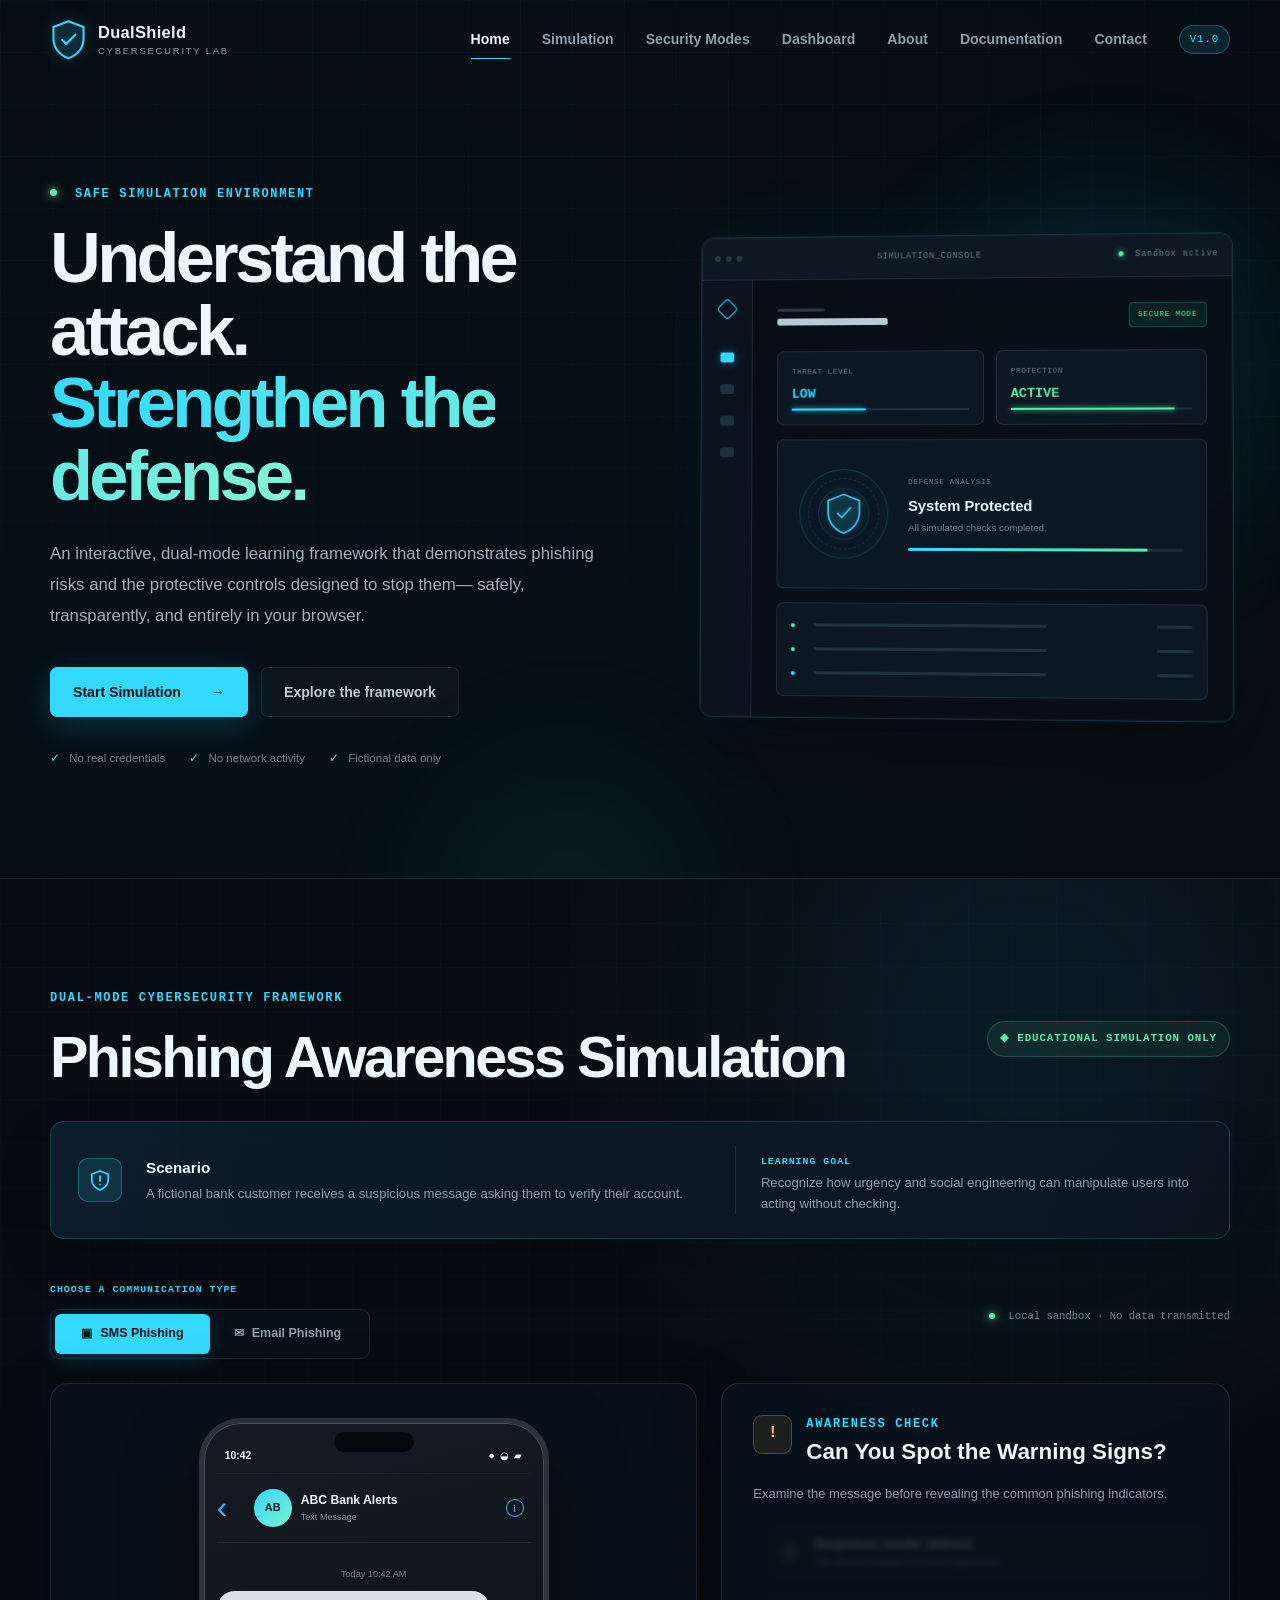
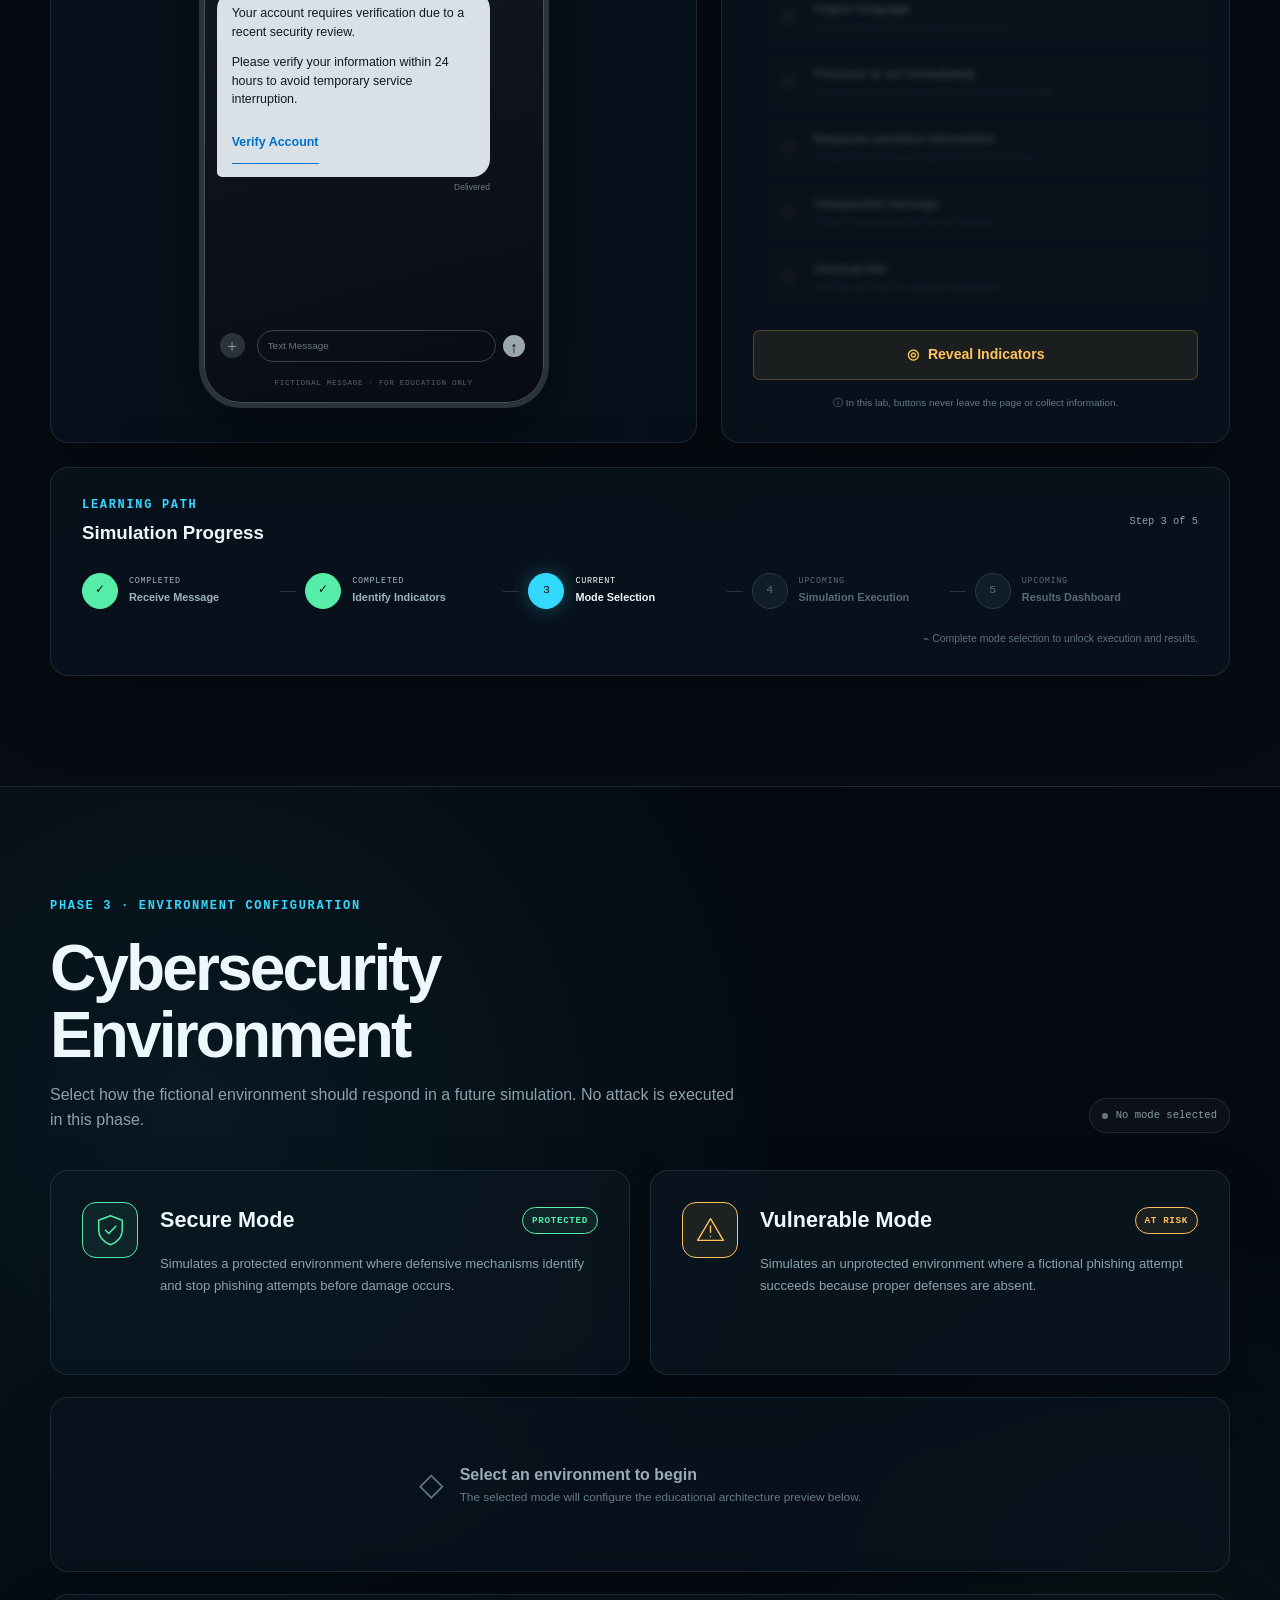
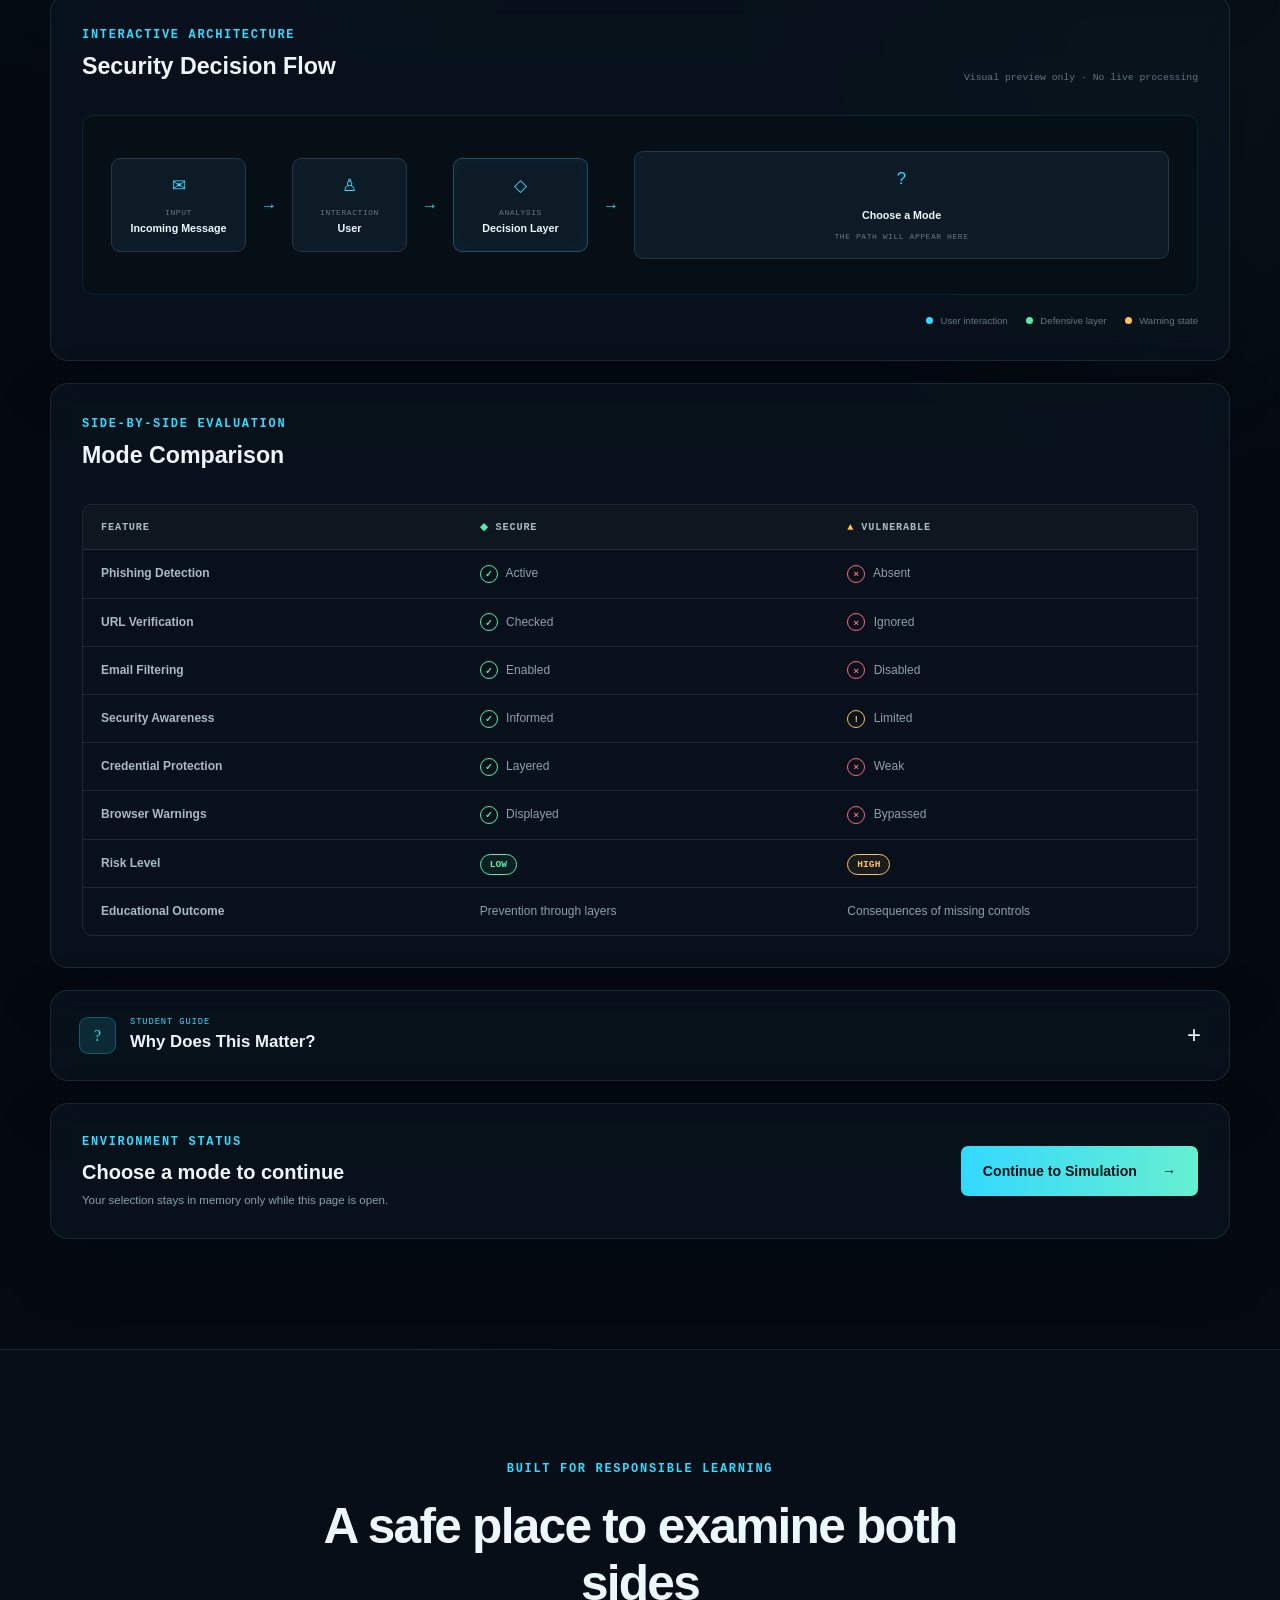
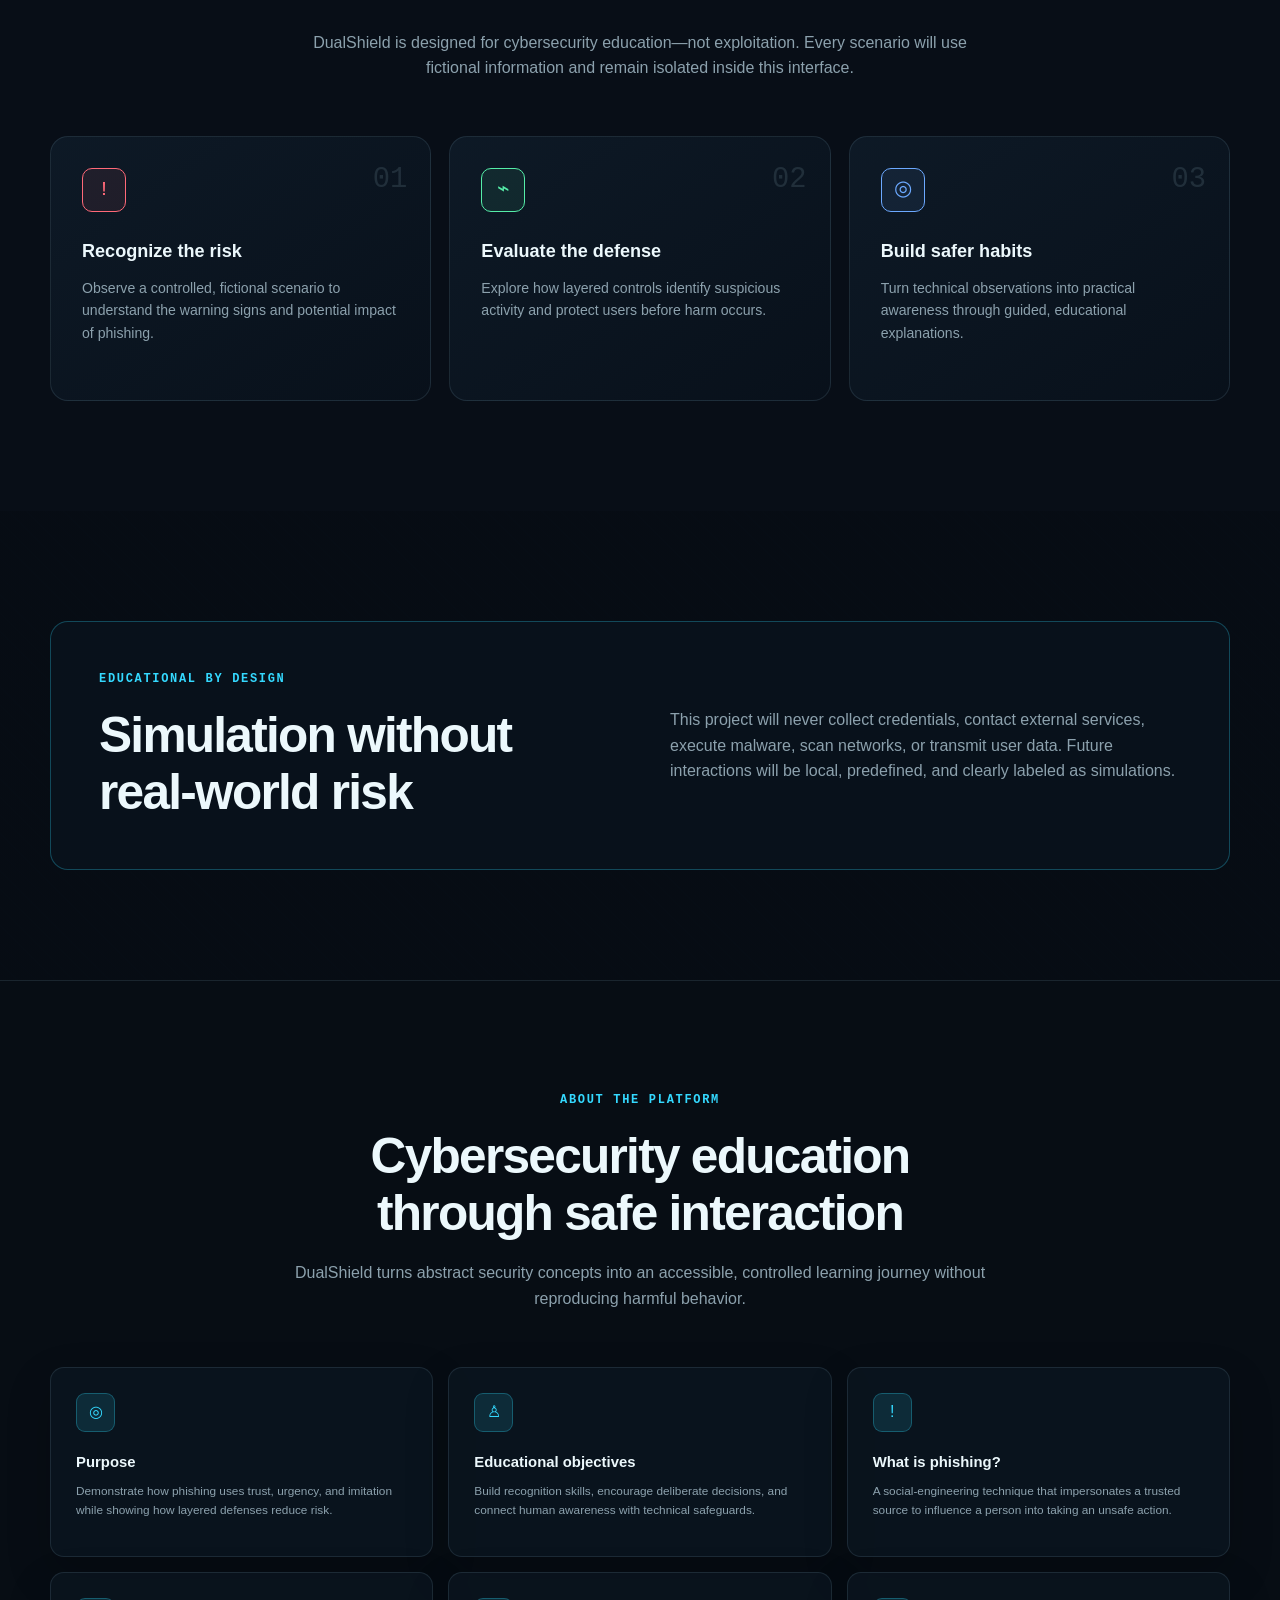
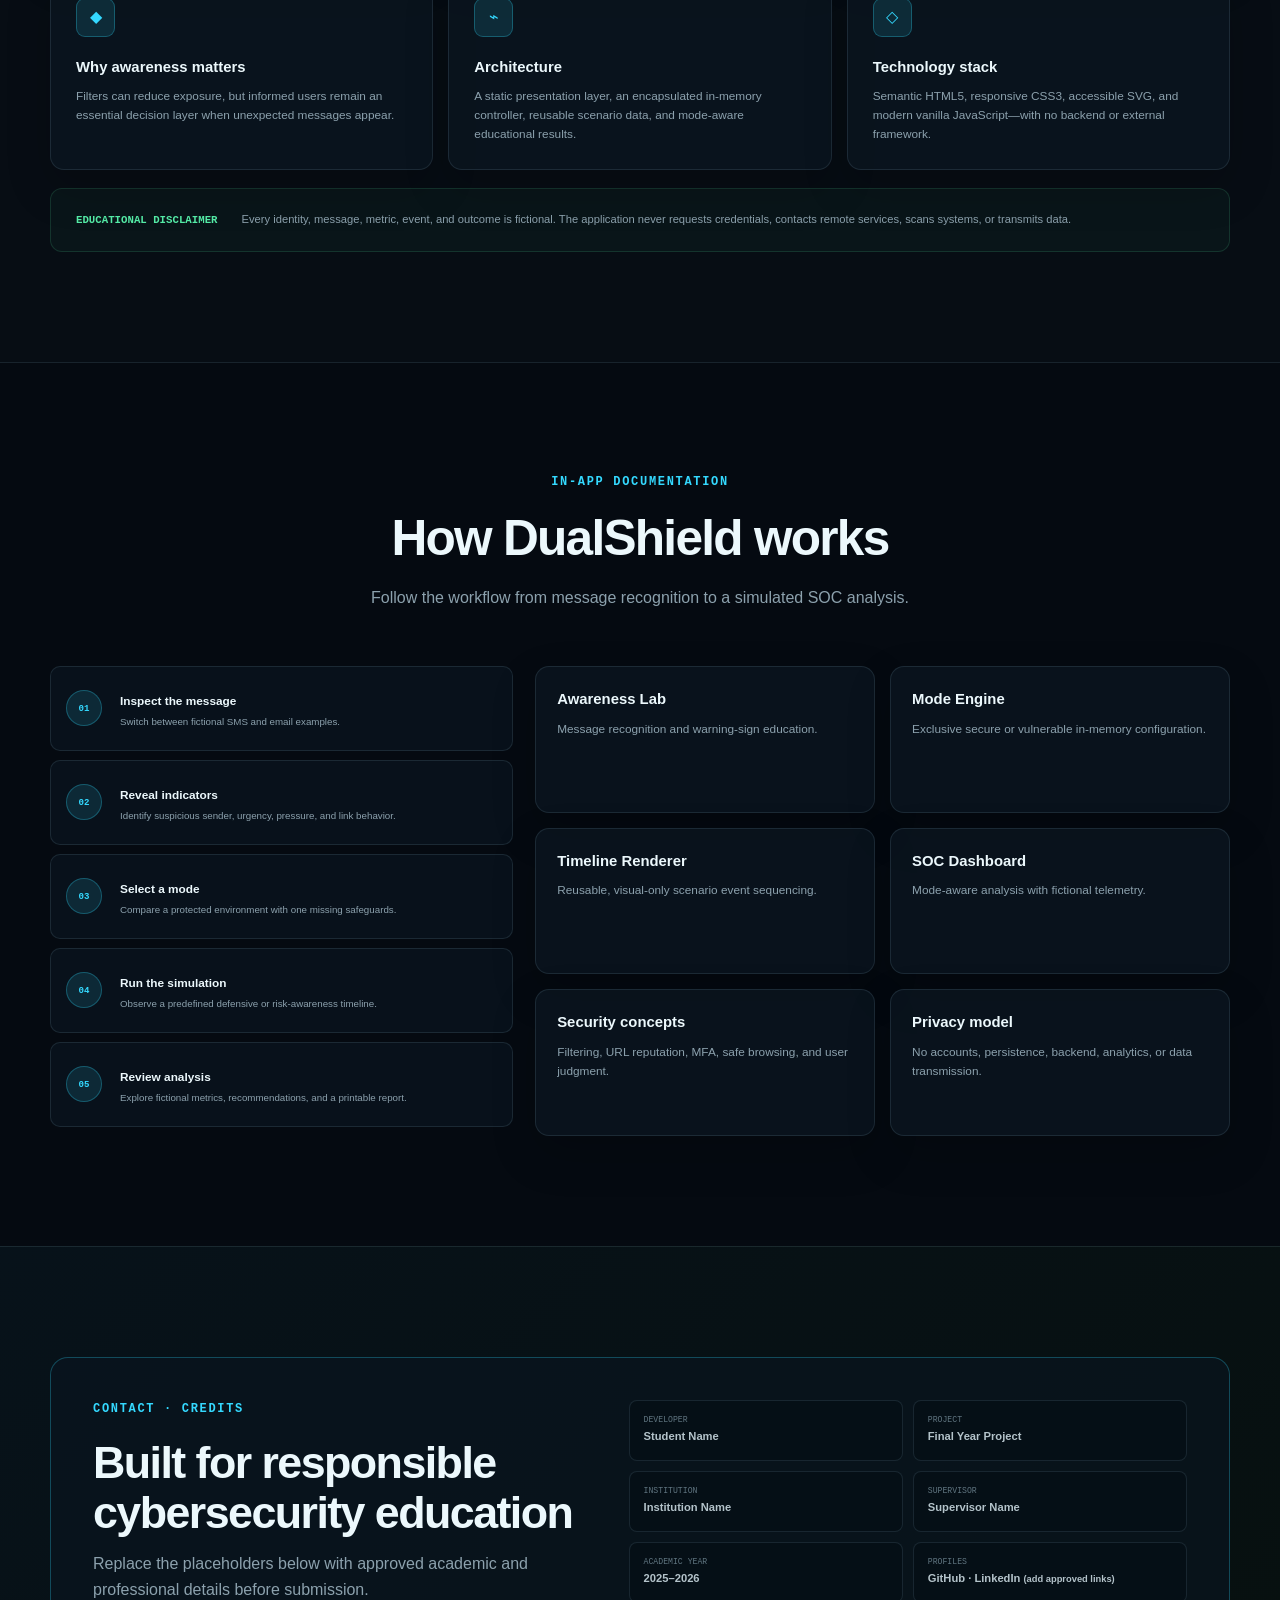
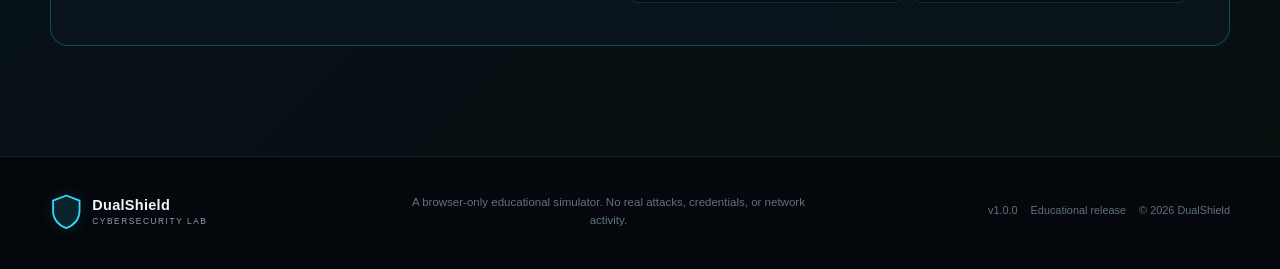
<file: index.html>
<!DOCTYPE html>
<html lang="en">
<head>
  <meta charset="UTF-8">
  <meta name="viewport" content="width=device-width, initial-scale=1.0">
  <meta name="description" content="DualShield is a safe, browser-only cybersecurity awareness platform for exploring fictional phishing scenarios and defensive controls.">
  <meta name="keywords" content="cybersecurity education, phishing awareness, security simulation, SOC dashboard, final year project">
  <meta name="author" content="Project Developer">
  <meta name="robots" content="index, follow">
  <meta name="theme-color" content="#05090f">
  <meta property="og:type" content="website">
  <meta property="og:title" content="DualShield | Cybersecurity Awareness Platform">
  <meta property="og:description" content="Explore phishing risks and defensive security controls through safe, fictional browser simulations.">
  <meta property="og:image" content="favicon.svg">
  <meta name="twitter:card" content="summary_large_image">
  <meta name="twitter:title" content="DualShield | Cybersecurity Awareness Platform">
  <meta name="twitter:description" content="A safe dual-mode phishing awareness and defensive-mechanism simulator.">
  <link rel="canonical" href="./">
  <link rel="icon" href="favicon.svg" type="image/svg+xml">
  <link rel="manifest" href="manifest.json">
  <title>DualShield | Cybersecurity Simulation Framework</title>
  <link rel="stylesheet" href="style.css">
</head>
<body>
  <a class="skip-link" href="#main-content">Skip to main content</a>

  <div class="app-loader" role="status" aria-live="polite" data-app-loader>
    <div class="loader-brand">
      <div class="loader-shield" aria-hidden="true">
        <span></span>
        <svg viewBox="0 0 32 36"><path d="M16 2 29 7v10c0 8.2-5.5 14.5-13 17C8.5 31.5 3 25.2 3 17V7l13-5Z"/><path d="m10.5 18 3.6 3.6 7.8-8"/></svg>
      </div>
      <p class="eyebrow">DualShield</p>
      <p class="loader-title">A Dual-Mode Cybersecurity Framework</p>
      <p data-loader-message>Initializing Security Modules...</p>
      <div class="loader-progress" aria-hidden="true"><span data-loader-progress></span></div>
      <small>EDUCATIONAL · LOCAL · SAFE</small>
    </div>
  </div>

  <div class="site-shell">
    <header class="site-header" data-header>
      <nav class="nav container" aria-label="Primary navigation">
        <a class="brand" href="#home" aria-label="DualShield home">
          <span class="brand-mark" aria-hidden="true">
            <svg viewBox="0 0 32 36" role="img">
              <path d="M16 2 29 7v10c0 8.2-5.5 14.5-13 17C8.5 31.5 3 25.2 3 17V7l13-5Z"/>
              <path d="m10.5 18 3.6 3.6 7.8-8"/>
            </svg>
          </span>
          <span class="brand-copy">
            <strong>DualShield</strong>
            <small>Cybersecurity Lab</small>
          </span>
        </a>

        <button
          class="nav-toggle"
          type="button"
          aria-expanded="false"
          aria-controls="primary-menu"
          aria-label="Open navigation menu"
          data-nav-toggle
        >
          <span></span>
          <span></span>
          <span></span>
        </button>

        <div class="nav-menu" id="primary-menu" data-nav-menu>
          <a class="nav-link is-active" href="#home">Home</a>
          <a class="nav-link" href="#simulation">Simulation</a>
          <a class="nav-link" href="#environment">Security Modes</a>
          <a class="nav-link" href="#soc-dashboard" data-dashboard-link>Dashboard</a>
          <a class="nav-link" href="#about">About</a>
          <a class="nav-link" href="#documentation">Documentation</a>
          <a class="nav-link" href="#contact">Contact</a>
          <span class="phase-badge">v1.0</span>
        </div>
      </nav>
    </header>

    <main id="main-content">
      <section class="hero section" id="home" aria-labelledby="hero-title">
        <div class="hero-grid" aria-hidden="true"></div>
        <div class="hero-glow hero-glow-one" aria-hidden="true"></div>
        <div class="hero-glow hero-glow-two" aria-hidden="true"></div>

        <div class="container hero-layout">
          <div class="hero-content">
            <p class="eyebrow">
              <span class="status-dot"></span>
              Safe simulation environment
            </p>
            <h1 id="hero-title">
              Understand the attack.<br>
              <span>Strengthen the defense.</span>
            </h1>
            <p class="hero-description">
              An interactive, dual-mode learning framework that demonstrates
              phishing risks and the protective controls designed to stop them—
              safely, transparently, and entirely in your browser.
            </p>

            <div class="hero-actions">
              <button class="button button-primary" type="button" data-start-button>
                Start Simulation
                <span aria-hidden="true">→</span>
              </button>
              <a class="button button-secondary" href="#about">Explore the framework</a>
            </div>

            <ul class="trust-list" aria-label="Safety assurances">
              <li><span aria-hidden="true">✓</span> No real credentials</li>
              <li><span aria-hidden="true">✓</span> No network activity</li>
              <li><span aria-hidden="true">✓</span> Fictional data only</li>
            </ul>
          </div>

          <div class="dashboard-preview" role="img" aria-label="Preview of the fictional secure-mode simulator interface">
            <div class="preview-topbar">
              <div class="window-dots" aria-hidden="true"><span></span><span></span><span></span></div>
              <p>SIMULATION_CONSOLE</p>
              <span class="preview-status"><i></i> Sandbox active</span>
            </div>
            <div class="preview-body">
              <div class="preview-sidebar" aria-hidden="true">
                <span class="sidebar-logo"></span>
                <span class="sidebar-item is-selected"></span>
                <span class="sidebar-item"></span>
                <span class="sidebar-item"></span>
                <span class="sidebar-item"></span>
              </div>
              <div class="preview-content">
                <div class="preview-heading">
                  <div>
                    <span class="label-line"></span>
                    <span class="title-line"></span>
                  </div>
                  <span class="mode-pill">SECURE MODE</span>
                </div>
                <div class="metric-row">
                  <div class="metric-card">
                    <span>THREAT LEVEL</span>
                    <strong class="cyan">LOW</strong>
                    <i class="metric-bar cyan-bar"></i>
                  </div>
                  <div class="metric-card">
                    <span>PROTECTION</span>
                    <strong class="green">ACTIVE</strong>
                    <i class="metric-bar green-bar"></i>
                  </div>
                </div>
                <div class="scan-panel">
                  <div class="shield-visual" aria-hidden="true">
                    <div class="shield-ring"></div>
                    <svg viewBox="0 0 48 54">
                      <path d="M24 3 44 11v15c0 12.5-8.4 22.2-20 26C12.4 48.2 4 38.5 4 26V11l20-8Z"/>
                      <path d="m16 27 5.5 5.5L33 20"/>
                    </svg>
                  </div>
                  <div class="scan-copy">
                    <span>DEFENSE ANALYSIS</span>
                    <strong>System Protected</strong>
                    <p>All simulated checks completed.</p>
                    <div class="scan-line"><i></i></div>
                  </div>
                </div>
                <div class="activity-list">
                  <div><i class="green-dot"></i><span></span><b></b></div>
                  <div><i class="green-dot"></i><span></span><b></b></div>
                  <div><i class="cyan-dot"></i><span></span><b></b></div>
                </div>
              </div>
            </div>
          </div>
        </div>
      </section>

      <!-- Phase 2: Browser-only phishing awareness simulation -->
      <section class="simulation section" id="simulation" aria-labelledby="simulation-title">
        <div class="simulation-grid" aria-hidden="true"></div>
        <div class="container">
          <header class="simulation-header">
            <div>
              <p class="eyebrow">Dual-Mode Cybersecurity Framework</p>
              <h2 id="simulation-title">Phishing Awareness Simulation</h2>
            </div>
            <span class="education-badge">
              <span aria-hidden="true">◆</span>
              Educational Simulation Only
            </span>
          </header>

          <aside class="scenario-panel" aria-labelledby="scenario-title">
            <div class="scenario-icon" aria-hidden="true">
              <svg viewBox="0 0 24 24">
                <path d="M12 3 3.8 6.2v5.9c0 4.9 3.5 8.1 8.2 9.9 4.7-1.8 8.2-5 8.2-9.9V6.2L12 3Z"/>
                <path d="M12 8v5M12 16.5v.1"/>
              </svg>
            </div>
            <div>
              <h3 id="scenario-title">Scenario</h3>
              <p>A fictional bank customer receives a suspicious message asking them to verify their account.</p>
            </div>
            <div class="scenario-goal">
              <span>Learning goal</span>
              <p>Recognize how urgency and social engineering can manipulate users into acting without checking.</p>
            </div>
          </aside>

          <div class="simulation-toolbar">
            <div>
              <span class="toolbar-label">Choose a communication type</span>
              <div class="channel-tabs" role="tablist" aria-label="Simulation communication type">
                <button
                  class="channel-tab is-active"
                  id="sms-tab"
                  type="button"
                  role="tab"
                  aria-selected="true"
                  aria-controls="sms-simulation"
                  data-simulation-tab="sms"
                >
                  <span aria-hidden="true">▣</span> SMS Phishing
                </button>
                <button
                  class="channel-tab"
                  id="email-tab"
                  type="button"
                  role="tab"
                  aria-selected="false"
                  aria-controls="email-simulation"
                  data-simulation-tab="email"
                >
                  <span aria-hidden="true">✉</span> Email Phishing
                </button>
              </div>
            </div>
            <p class="sandbox-status"><i aria-hidden="true"></i> Local sandbox · No data transmitted</p>
          </div>

          <div class="simulation-workspace">
            <div class="message-stage">
              <div
                class="simulation-view is-active"
                id="sms-simulation"
                role="tabpanel"
                aria-labelledby="sms-tab"
                data-simulation-view="sms"
              >
                <div class="phone-frame" role="region" aria-label="Fictional SMS message preview">
                  <div class="phone-speaker" aria-hidden="true"></div>
                  <div class="phone-statusbar">
                    <strong>10:42</strong>
                    <span aria-hidden="true">● ◒ ▰</span>
                  </div>
                  <div class="phone-nav">
                    <span class="phone-back" aria-hidden="true">‹</span>
                    <div class="sender-avatar" aria-hidden="true">AB</div>
                    <div><strong>ABC Bank Alerts</strong><small>Text Message</small></div>
                    <span class="phone-info" aria-hidden="true">i</span>
                  </div>
                  <div class="message-date">Today 10:42 AM</div>
                  <div class="sms-bubble">
                    <p>Your account requires verification due to a recent security review.</p>
                    <p>Please verify your information within 24 hours to avoid temporary service interruption.</p>
                    <button class="message-verify" type="button" data-verify-action>
                      Verify Account
                    </button>
                  </div>
                  <div class="sms-delivered">Delivered</div>
                  <div class="phone-compose" aria-hidden="true">
                    <span>＋</span><i>Text Message</i><b>↑</b>
                  </div>
                  <p class="simulation-watermark">FICTIONAL MESSAGE · FOR EDUCATION ONLY</p>
                </div>
              </div>

              <div
                class="simulation-view"
                id="email-simulation"
                role="tabpanel"
                aria-labelledby="email-tab"
                data-simulation-view="email"
                hidden
              >
                <div class="email-client" role="region" aria-label="Fictional email message preview">
                  <div class="email-appbar">
                    <div class="window-dots" aria-hidden="true"><span></span><span></span><span></span></div>
                    <strong>Mail</strong>
                    <span class="mail-search" aria-hidden="true">Search mail</span>
                  </div>
                  <div class="email-tools" aria-hidden="true">
                    <span>←</span><span>⌑</span><span>!</span><span>⌫</span>
                    <i></i><span>⋮</span>
                  </div>
                  <article class="email-message">
                    <p class="email-subject">Urgent Security Verification Required</p>
                    <div class="email-sender">
                      <div class="sender-avatar">AB</div>
                      <div>
                        <strong>ABC Bank Security</strong>
                        <small>security@abcbank-alerts.example</small>
                      </div>
                      <time datetime="10:42">10:42 AM</time>
                    </div>
                    <div class="email-body">
                      <p>Dear Customer,</p>
                      <p>We noticed unusual activity on your fictional account.</p>
                      <p>Please verify your account information within 24 hours.</p>
                      <p>Failure to do so may temporarily limit online banking services.</p>
                      <button class="email-verify" type="button" data-verify-action>Verify Account</button>
                      <p>Regards,<br><strong>ABC Bank Security Team</strong></p>
                    </div>
                    <p class="simulation-watermark email-watermark">FICTIONAL EMAIL · FOR EDUCATION ONLY</p>
                  </article>
                </div>
              </div>
            </div>

            <aside class="indicators-panel" aria-labelledby="indicators-title">
              <div class="indicator-heading">
                <span class="warning-symbol" aria-hidden="true">!</span>
                <div>
                  <p class="eyebrow">Awareness check</p>
                  <h3 id="indicators-title">Can You Spot the Warning Signs?</h3>
                </div>
              </div>
              <p class="indicator-intro">Examine the message before revealing the common phishing indicators.</p>
              <ul class="indicator-list" id="indicator-list" data-indicator-list aria-live="polite">
                <li><span aria-hidden="true">!</span><div><strong>Suspicious sender address</strong><small>The domain imitates a trusted organization.</small></div></li>
                <li><span aria-hidden="true">!</span><div><strong>Urgent language</strong><small>The message creates artificial time pressure.</small></div></li>
                <li><span aria-hidden="true">!</span><div><strong>Pressure to act immediately</strong><small>Consequences are used to discourage careful thought.</small></div></li>
                <li><span aria-hidden="true">!</span><div><strong>Requests sensitive information</strong><small>Unexpected verification requests deserve scrutiny.</small></div></li>
                <li><span aria-hidden="true">!</span><div><strong>Unexpected message</strong><small>There is no prior context for this request.</small></div></li>
                <li><span aria-hidden="true">!</span><div><strong>Unusual link</strong><small>Link text can hide an unrelated destination.</small></div></li>
              </ul>
              <button class="button reveal-button" type="button" data-reveal-indicators aria-controls="indicator-list">
                <span aria-hidden="true">◎</span>
                Reveal Indicators
              </button>
              <p class="indicator-note">
                <span aria-hidden="true">ⓘ</span>
                In this lab, buttons never leave the page or collect information.
              </p>
            </aside>
          </div>

          <section class="progress-panel" aria-labelledby="progress-title">
            <div class="progress-header">
              <div>
                <p class="eyebrow">Learning path</p>
                <h3 id="progress-title">Simulation Progress</h3>
              </div>
              <span data-progress-label>Step 3 of 5</span>
            </div>
            <ol class="progress-steps" data-progress>
              <li class="is-complete">
                <span aria-hidden="true">✓</span><div><small>Completed</small><strong>Receive Message</strong></div>
              </li>
              <li class="is-complete">
                <span aria-hidden="true">✓</span><div><small>Completed</small><strong>Identify Indicators</strong></div>
              </li>
              <li class="is-active" aria-current="step">
                <span>3</span><div><small>Current</small><strong>Mode Selection</strong></div>
              </li>
              <li>
                <span>4</span><div><small>Upcoming</small><strong>Simulation Execution</strong></div>
              </li>
              <li>
                <span>5</span><div><small>Upcoming</small><strong>Results Dashboard</strong></div>
              </li>
            </ol>
            <p class="progress-future"><span aria-hidden="true">⌁</span> Complete mode selection to unlock execution and results.</p>
          </section>
        </div>
      </section>

      <!-- Phase 3: Dual-mode security framework -->
      <section class="environment section" id="environment" aria-labelledby="environment-title">
        <div class="container">
          <header class="environment-header">
            <div>
              <p class="eyebrow">Phase 3 · Environment configuration</p>
              <h2 id="environment-title">Cybersecurity Environment</h2>
              <p>Select how the fictional environment should respond in a future simulation. No attack is executed in this phase.</p>
            </div>
            <span class="state-chip" data-mode-status><i></i>No mode selected</span>
          </header>

          <div class="mode-selector" role="radiogroup" aria-label="Select a cybersecurity environment">
            <button
              class="environment-card secure-environment"
              type="button"
              role="radio"
              aria-checked="false"
              tabindex="0"
              data-mode-option="secure"
            >
              <span class="environment-card-icon" aria-hidden="true">
                <svg viewBox="0 0 32 36">
                  <path d="M16 2 29 7v10c0 8.2-5.5 14.5-13 17C8.5 31.5 3 25.2 3 17V7l13-5Z"/>
                  <path d="m10.5 18 3.6 3.6 7.8-8"/>
                </svg>
              </span>
              <span class="environment-card-copy">
                <span class="environment-title-row">
                  <strong>Secure Mode</strong>
                  <small>Protected</small>
                </span>
                <span>Simulates a protected environment where defensive mechanisms identify and stop phishing attempts before damage occurs.</span>
              </span>
              <span class="selection-mark" aria-hidden="true">✓</span>
            </button>

            <button
              class="environment-card vulnerable-environment"
              type="button"
              role="radio"
              aria-checked="false"
              tabindex="-1"
              data-mode-option="vulnerable"
            >
              <span class="environment-card-icon" aria-hidden="true">
                <svg viewBox="0 0 36 32">
                  <path d="M18 2 34 29H2L18 2Z"/>
                  <path d="M18 11v8M18 24v.2"/>
                </svg>
              </span>
              <span class="environment-card-copy">
                <span class="environment-title-row">
                  <strong>Vulnerable Mode</strong>
                  <small>At Risk</small>
                </span>
                <span>Simulates an unprotected environment where a fictional phishing attempt succeeds because proper defenses are absent.</span>
              </span>
              <span class="selection-mark" aria-hidden="true">✓</span>
            </button>
          </div>

          <section class="mode-information is-empty" aria-live="polite" data-mode-information>
            <div class="mode-info-empty" data-mode-empty>
              <span aria-hidden="true">◇</span>
              <div>
                <h3>Select an environment to begin</h3>
                <p>The selected mode will configure the educational architecture preview below.</p>
              </div>
            </div>
            <div class="mode-info-content" data-mode-content hidden>
              <div class="mode-info-heading">
                <span class="mode-info-icon" aria-hidden="true" data-mode-info-icon></span>
                <div>
                  <p class="eyebrow" data-mode-info-label></p>
                  <h3 data-mode-info-title></h3>
                  <p data-mode-info-description></p>
                </div>
              </div>
              <ul class="control-list" data-mode-controls></ul>
            </div>
          </section>

          <section class="architecture-panel" aria-labelledby="architecture-title">
            <header class="panel-heading">
              <div>
                <p class="eyebrow">Interactive architecture</p>
                <h3 id="architecture-title">Security Decision Flow</h3>
              </div>
              <p>Visual preview only · No live processing</p>
            </header>

            <div class="architecture-flow" data-architecture>
              <div class="flow-node neutral-node">
                <span aria-hidden="true">✉</span><small>Input</small><strong>Incoming Message</strong>
              </div>
              <span class="flow-arrow" aria-hidden="true">→</span>
              <div class="flow-node neutral-node">
                <span aria-hidden="true">♙</span><small>Interaction</small><strong>User</strong>
              </div>
              <span class="flow-arrow" aria-hidden="true">→</span>
              <div class="flow-node decision-node">
                <span aria-hidden="true">◇</span><small>Analysis</small><strong>Decision Layer</strong>
              </div>
              <span class="flow-arrow flow-branch-arrow" aria-hidden="true">→</span>
              <div class="flow-outcome flow-placeholder" data-flow-outcome>
                <span aria-hidden="true">?</span>
                <strong>Choose a Mode</strong>
                <small>The path will appear here</small>
              </div>
            </div>

            <div class="architecture-legend">
              <span><i class="legend-input"></i> User interaction</span>
              <span><i class="legend-defense"></i> Defensive layer</span>
              <span><i class="legend-warning"></i> Warning state</span>
            </div>
          </section>

          <section class="comparison-section" aria-labelledby="comparison-title">
            <header class="panel-heading">
              <div>
                <p class="eyebrow">Side-by-side evaluation</p>
                <h3 id="comparison-title">Mode Comparison</h3>
              </div>
            </header>
            <div class="comparison-wrapper">
              <table class="comparison-table">
                <caption class="visually-hidden">Comparison of secure and vulnerable simulation environments</caption>
                <thead>
                  <tr><th scope="col">Feature</th><th scope="col"><span class="table-secure">◆</span> Secure</th><th scope="col"><span class="table-vulnerable">▲</span> Vulnerable</th></tr>
                </thead>
                <tbody>
                  <tr><th scope="row">Phishing Detection</th><td><span class="yes-icon">✓</span> Active</td><td><span class="no-icon">×</span> Absent</td></tr>
                  <tr><th scope="row">URL Verification</th><td><span class="yes-icon">✓</span> Checked</td><td><span class="no-icon">×</span> Ignored</td></tr>
                  <tr><th scope="row">Email Filtering</th><td><span class="yes-icon">✓</span> Enabled</td><td><span class="no-icon">×</span> Disabled</td></tr>
                  <tr><th scope="row">Security Awareness</th><td><span class="yes-icon">✓</span> Informed</td><td><span class="warn-icon">!</span> Limited</td></tr>
                  <tr><th scope="row">Credential Protection</th><td><span class="yes-icon">✓</span> Layered</td><td><span class="no-icon">×</span> Weak</td></tr>
                  <tr><th scope="row">Browser Warnings</th><td><span class="yes-icon">✓</span> Displayed</td><td><span class="no-icon">×</span> Bypassed</td></tr>
                  <tr><th scope="row">Risk Level</th><td><span class="risk-low">Low</span></td><td><span class="risk-high">High</span></td></tr>
                  <tr><th scope="row">Educational Outcome</th><td>Prevention through layers</td><td>Consequences of missing controls</td></tr>
                </tbody>
              </table>
            </div>
          </section>

          <section class="education-accordion" aria-labelledby="why-title">
            <button
              class="accordion-trigger"
              type="button"
              aria-expanded="false"
              aria-controls="why-content"
              data-accordion-trigger
            >
              <span class="accordion-title"><i aria-hidden="true">?</i><span><small>Student guide</small><strong id="why-title">Why Does This Matter?</strong></span></span>
              <span class="accordion-plus" aria-hidden="true">+</span>
            </button>
            <div class="accordion-content" id="why-content" data-accordion-content hidden>
              <div class="learning-grid">
                <article><span>01</span><h4>What is phishing?</h4><p>Phishing is an attempt to impersonate a trusted sender so a person will reveal information or take an unsafe action.</p></article>
                <article><span>02</span><h4>Why do people fall for it?</h4><p>Urgency, fear, curiosity, and familiarity can make a message feel convincing before it has been carefully checked.</p></article>
                <article><span>03</span><h4>How do layers reduce risk?</h4><p>Filters, reputation checks, browser warnings, and authentication controls can catch different warning signs at different stages.</p></article>
                <article><span>04</span><h4>Why does awareness matter?</h4><p>Technology cannot predict every situation. An informed person provides an essential final layer of judgment.</p></article>
                <article><span>05</span><h4>Technology and behavior</h4><p>Tools reduce exposure, while safe habits guide decisions. Effective security depends on both working together.</p></article>
              </div>
            </div>
          </section>

          <div class="phase-navigation">
            <div>
              <p class="eyebrow">Environment status</p>
              <h3 data-ready-title>Choose a mode to continue</h3>
              <p data-ready-description>Your selection stays in memory only while this page is open.</p>
            </div>
            <button class="button continue-button" type="button" data-continue-button>
              Continue to Simulation <span aria-hidden="true">→</span>
            </button>
          </div>

        </div>
      </section>

      <!-- Phase 4: Fictional, visual-only simulation execution -->
      <section class="execution section" id="phase4-simulation" aria-labelledby="execution-title" data-execution-section hidden>
        <div class="execution-grid-bg" aria-hidden="true"></div>
        <div class="container">
          <header class="execution-header">
            <div>
              <p class="eyebrow">Phase 4 · Interactive simulation</p>
              <h2 id="execution-title">Simulation Execution</h2>
              <p>Observe a predefined educational outcome. No real systems, accounts, or data are involved.</p>
            </div>
            <span class="execution-mode-badge" data-execution-mode-badge></span>
          </header>

          <section class="initializer" aria-live="polite" aria-labelledby="initializer-title" data-initializer>
            <div class="initializer-orbit" aria-hidden="true">
              <span></span><i></i><b></b>
              <svg viewBox="0 0 32 36">
                <path d="M16 2 29 7v10c0 8.2-5.5 14.5-13 17C8.5 31.5 3 25.2 3 17V7l13-5Z"/>
              </svg>
            </div>
            <p class="eyebrow">Local sandbox</p>
            <h3 id="initializer-title">Simulation Initializing...</h3>
            <p data-initializer-message>Checking security environment...</p>
            <div class="initializer-progress" role="progressbar" aria-label="Simulation initialization" aria-valuemin="0" aria-valuemax="100" aria-valuenow="0" data-initializer-progress>
              <span></span>
            </div>
            <ul class="initializer-checks" aria-label="Initialization tasks">
              <li data-init-check="0"><i></i>Checking security environment</li>
              <li data-init-check="1"><i></i>Loading fictional phishing scenario</li>
              <li data-init-check="2"><i></i>Preparing browser-only simulation</li>
              <li data-init-check="3"><i></i>Analyzing protection layers</li>
            </ul>
          </section>

          <div class="execution-content" data-execution-content hidden>
            <div class="execution-layout">
              <section class="timeline-panel" aria-labelledby="timeline-title">
                <header class="execution-panel-heading">
                  <div>
                    <p class="eyebrow" data-timeline-label>Event sequence</p>
                    <h3 id="timeline-title">Simulation Timeline</h3>
                  </div>
                  <span class="timeline-counter" data-timeline-counter>0 / 6</span>
                </header>
                <ol class="execution-timeline" data-execution-timeline aria-live="polite"></ol>
                <div class="timeline-complete" data-timeline-complete hidden tabindex="-1">
                  <span class="complete-icon" aria-hidden="true" data-complete-icon></span>
                  <div>
                    <small>Simulation Complete</small>
                    <h3 data-complete-title></h3>
                    <p data-complete-outcome></p>
                  </div>
                </div>
              </section>

              <aside class="security-status" aria-labelledby="security-status-title" data-security-status>
                <div class="status-visual" aria-hidden="true">
                  <span class="status-radar"></span>
                  <span class="status-main-icon" data-status-icon></span>
                </div>
                <p class="eyebrow">Environment state</p>
                <h3 id="security-status-title" data-status-title></h3>
                <span class="large-status-badge" data-status-badge></span>
                <ul class="live-indicators" data-live-indicators></ul>
                <div class="risk-meter">
                  <div><span>Risk Level</span><strong data-risk-level></strong></div>
                  <div class="risk-track"><span data-risk-fill></span></div>
                </div>
                <p class="status-disclaimer">Visual status only. No device or network scan is performed.</p>
              </aside>
            </div>

            <section class="fictional-exposure" data-fictional-exposure hidden aria-labelledby="exposure-title">
              <header>
                <span aria-hidden="true">!</span>
                <div><p class="eyebrow">Fictional demonstration</p><h3 id="exposure-title">Sensitive information could be exposed</h3></div>
              </header>
              <dl>
                <div><dt>Name</dt><dd>John Doe</dd></div>
                <div><dt>Email</dt><dd>john@example.com</dd></div>
                <div><dt>Bank Account</dt><dd>XXXX-XXXX-4821</dd></div>
                <div><dt>Password</dt><dd>********</dd></div>
              </dl>
              <p><strong>Simulation only:</strong> These are predefined placeholders. Nothing was entered, collected, stored, or transmitted.</p>
            </section>

            <section class="simulation-results" data-simulation-results hidden aria-labelledby="results-title">
              <header class="results-heading">
                <div><p class="eyebrow">Educational outcome</p><h3 id="results-title">Simulation Results</h3></div>
                <p>These scores are simulated for educational purposes.</p>
              </header>
              <div class="score-grid">
                <article class="score-card security-score">
                  <span>Security Score</span><strong data-security-score>0%</strong>
                  <div><i data-security-score-bar></i></div>
                </article>
                <article class="score-card exposure-score">
                  <span>Risk Exposure</span><strong data-exposure-score>0%</strong>
                  <div><i data-exposure-score-bar></i></div>
                </article>
              </div>
            </section>

            <section class="learning-panel" data-learning-panel hidden aria-labelledby="learning-title">
              <div class="results-heading">
                <div><p class="eyebrow">Practical guidance</p><h3 id="learning-title">What Can We Learn?</h3></div>
              </div>
              <div class="insight-grid" data-learning-cards></div>
            </section>

            <nav class="restart-actions" aria-label="Simulation options" data-restart-actions hidden>
              <button class="button secure-action" type="button" data-try-mode="secure">Try Secure Mode</button>
              <button class="button vulnerable-action" type="button" data-try-mode="vulnerable">Try Vulnerable Mode</button>
              <button class="button button-secondary" type="button" data-restart-simulation>Restart Simulation</button>
              <a class="button home-action" href="#home">Back to Home</a>
            </nav>

            <aside class="dashboard-handoff">
              <span aria-hidden="true">◇</span>
              <div><strong>Analysis ready</strong><p>The simulated SOC dashboard is generated below when this timeline completes.</p></div>
            </aside>
          </div>
        </div>
      </section>

      <!-- Phase 5: Simulated Security Operations Center dashboard -->
      <section class="soc-dashboard section" id="soc-dashboard" aria-labelledby="soc-title" data-dashboard hidden>
        <div class="soc-grid-bg" aria-hidden="true"></div>
        <div class="container">
          <header class="soc-header">
            <div>
              <p class="eyebrow">Cybersecurity Operations Center</p>
              <h2 id="soc-title">Simulation Analysis Dashboard</h2>
              <span class="soc-education-badge">◆ Educational Environment</span>
            </div>
            <dl class="soc-meta">
              <div><dt>Current Date</dt><dd data-dashboard-date></dd></div>
              <div><dt>Simulation ID</dt><dd data-simulation-id></dd></div>
              <div><dt>Simulation Status</dt><dd class="completed-status"><i></i> Completed</dd></div>
            </dl>
          </header>

          <div class="kpi-grid" data-kpi-grid aria-label="Simulation key performance indicators"></div>

          <div class="soc-primary-grid">
            <article class="soc-card security-overview">
              <header class="soc-card-header"><div><p class="eyebrow">Executive view</p><h3>Security Overview</h3></div><span data-overview-badge></span></header>
              <dl class="overview-details">
                <div><dt>Current Mode</dt><dd data-overview-mode></dd></div>
                <div><dt>Simulation Duration</dt><dd data-overview-duration></dd></div>
                <div><dt>Threat Level</dt><dd data-overview-threat></dd></div>
                <div><dt>Overall Result</dt><dd data-overview-result></dd></div>
              </dl>
              <div class="overview-summary"><span aria-hidden="true">◎</span><div><strong>Educational Summary</strong><p data-overview-summary></p></div></div>
            </article>

            <article class="soc-card protection-gauge-card">
              <header class="soc-card-header"><div><p class="eyebrow">Aggregate score</p><h3>Protection Score</h3></div></header>
              <div class="main-gauge" data-main-gauge aria-label="Overall protection score">
                <svg viewBox="0 0 140 140" aria-hidden="true">
                  <circle class="gauge-track" cx="70" cy="70" r="57"></circle>
                  <circle class="gauge-value" cx="70" cy="70" r="57" data-main-gauge-circle></circle>
                </svg>
                <div><strong data-main-gauge-value>0%</strong><small>Overall</small></div>
              </div>
              <p>Calculated from fictional simulation controls for awareness training only.</p>
            </article>
          </div>

          <article class="soc-card dashboard-timeline-card">
            <header class="soc-card-header"><div><p class="eyebrow">Analysis lifecycle</p><h3>Attack Timeline Summary</h3></div></header>
            <ol class="dashboard-timeline" data-dashboard-timeline>
              <li><span>1</span><strong>Message Received</strong></li>
              <li><span>2</span><strong>Indicators Found</strong></li>
              <li><span>3</span><strong>Mode Selected</strong></li>
              <li><span>4</span><strong>Simulation Executed</strong></li>
              <li><span>5</span><strong>Result Generated</strong></li>
              <li><span>6</span><strong>Dashboard Complete</strong></li>
            </ol>
          </article>

          <div class="soc-secondary-grid">
            <article class="soc-card metrics-card">
              <header class="soc-card-header"><div><p class="eyebrow">Control coverage</p><h3>Security Metrics</h3></div></header>
              <div class="metric-rings" data-metric-rings></div>
            </article>

            <article class="soc-card risk-matrix-card">
              <header class="soc-card-header"><div><p class="eyebrow">Likelihood × impact</p><h3>Risk Matrix</h3></div><span data-matrix-label></span></header>
              <div class="risk-matrix" role="img" data-risk-matrix aria-label="Three by three risk matrix">
                <span class="matrix-axis matrix-impact">Impact →</span>
                <span class="matrix-axis matrix-likelihood">Likelihood →</span>
                <div data-cell="low-high">Medium</div><div data-cell="medium-high">High</div><div data-cell="high-high">Critical</div>
                <div data-cell="low-medium">Low</div><div data-cell="medium-medium">Medium</div><div data-cell="high-medium">High</div>
                <div data-cell="low-low">Low</div><div data-cell="medium-low">Low</div><div data-cell="high-low">Medium</div>
              </div>
            </article>
          </div>

          <div class="soc-secondary-grid">
            <article class="soc-card threat-bars-card">
              <header class="soc-card-header"><div><p class="eyebrow">Simulated telemetry</p><h3>Threat Visualization</h3></div></header>
              <div class="security-bars" data-security-bars></div>
            </article>

            <article class="soc-card event-log-card">
              <header class="soc-card-header"><div><p class="eyebrow">Local event stream</p><h3>Event Log</h3></div><span class="terminal-live"><i></i> LIVE REPLAY</span></header>
              <div class="event-terminal" role="log" aria-live="polite" data-event-log></div>
            </article>
          </div>

          <article class="soc-card charts-card">
            <header class="soc-card-header"><div><p class="eyebrow">Visual analysis</p><h3>Interactive Charts</h3></div><span>CSS + SVG · No external libraries</span></header>
            <div class="charts-grid" data-charts></div>
          </article>

          <article class="soc-card recommendations-card">
            <header class="soc-card-header"><div><p class="eyebrow">Action plan</p><h3>Educational Recommendations</h3></div></header>
            <div class="recommendations-grid" data-recommendations></div>
          </article>

          <nav class="soc-actions" aria-label="Dashboard actions">
            <button class="button download-action" type="button" data-download-summary>↓ Download Summary</button>
            <button class="button button-secondary" type="button" data-print-report>Print Report</button>
            <button class="button button-secondary" type="button" data-dashboard-restart>Restart Simulation</button>
            <a class="button home-action" href="#home">Back to Home</a>
          </nav>

          <aside class="release-status">
            <span aria-hidden="true">◇</span>
            <p><strong>Release status:</strong> production audit complete. This static educational build is ready for GitHub Pages, Netlify, or Vercel after project-owner placeholders are updated.</p>
          </aside>
        </div>
      </section>

      <section class="purpose section" id="about" aria-labelledby="purpose-title">
        <div class="container">
          <div class="section-heading">
            <p class="eyebrow">Built for responsible learning</p>
            <h2 id="purpose-title">A safe place to examine both sides</h2>
            <p>
              DualShield is designed for cybersecurity education—not exploitation.
              Every scenario will use fictional information and remain isolated inside this interface.
            </p>
          </div>

          <div class="purpose-grid">
            <article class="purpose-card">
              <span class="card-number">01</span>
              <div class="card-icon red-icon" aria-hidden="true">!</div>
              <h3>Recognize the risk</h3>
              <p>Observe a controlled, fictional scenario to understand the warning signs and potential impact of phishing.</p>
            </article>
            <article class="purpose-card">
              <span class="card-number">02</span>
              <div class="card-icon green-icon" aria-hidden="true">⌁</div>
              <h3>Evaluate the defense</h3>
              <p>Explore how layered controls identify suspicious activity and protect users before harm occurs.</p>
            </article>
            <article class="purpose-card">
              <span class="card-number">03</span>
              <div class="card-icon blue-icon" aria-hidden="true">◎</div>
              <h3>Build safer habits</h3>
              <p>Turn technical observations into practical awareness through guided, educational explanations.</p>
            </article>
          </div>
        </div>
      </section>

      <section class="learn section" id="learn" aria-labelledby="learn-title">
        <div class="container learn-panel">
          <div>
            <p class="eyebrow">Educational by design</p>
            <h2 id="learn-title">Simulation without real-world risk</h2>
          </div>
          <p>
            This project will never collect credentials, contact external services,
            execute malware, scan networks, or transmit user data. Future interactions
            will be local, predefined, and clearly labeled as simulations.
          </p>
        </div>
      </section>

      <section class="project-about section" id="project-about" aria-labelledby="project-about-title">
        <div class="container">
          <header class="section-heading">
            <p class="eyebrow">About the platform</p>
            <h2 id="project-about-title">Cybersecurity education through safe interaction</h2>
            <p>DualShield turns abstract security concepts into an accessible, controlled learning journey without reproducing harmful behavior.</p>
          </header>
          <div class="about-detail-grid">
            <article><span>◎</span><h3>Purpose</h3><p>Demonstrate how phishing uses trust, urgency, and imitation while showing how layered defenses reduce risk.</p></article>
            <article><span>♙</span><h3>Educational objectives</h3><p>Build recognition skills, encourage deliberate decisions, and connect human awareness with technical safeguards.</p></article>
            <article><span>!</span><h3>What is phishing?</h3><p>A social-engineering technique that impersonates a trusted source to influence a person into taking an unsafe action.</p></article>
            <article><span>◆</span><h3>Why awareness matters</h3><p>Filters can reduce exposure, but informed users remain an essential decision layer when unexpected messages appear.</p></article>
            <article><span>⌁</span><h3>Architecture</h3><p>A static presentation layer, an encapsulated in-memory controller, reusable scenario data, and mode-aware educational results.</p></article>
            <article><span>◇</span><h3>Technology stack</h3><p>Semantic HTML5, responsive CSS3, accessible SVG, and modern vanilla JavaScript—with no backend or external framework.</p></article>
          </div>
          <aside class="about-disclaimer"><strong>Educational disclaimer</strong><p>Every identity, message, metric, event, and outcome is fictional. The application never requests credentials, contacts remote services, scans systems, or transmits data.</p></aside>
        </div>
      </section>

      <section class="documentation section" id="documentation" aria-labelledby="documentation-title">
        <div class="container">
          <header class="section-heading">
            <p class="eyebrow">In-app documentation</p>
            <h2 id="documentation-title">How DualShield works</h2>
            <p>Follow the workflow from message recognition to a simulated SOC analysis.</p>
          </header>
          <div class="documentation-layout">
            <ol class="workflow-list">
              <li><span>01</span><div><strong>Inspect the message</strong><p>Switch between fictional SMS and email examples.</p></div></li>
              <li><span>02</span><div><strong>Reveal indicators</strong><p>Identify suspicious sender, urgency, pressure, and link behavior.</p></div></li>
              <li><span>03</span><div><strong>Select a mode</strong><p>Compare a protected environment with one missing safeguards.</p></div></li>
              <li><span>04</span><div><strong>Run the simulation</strong><p>Observe a predefined defensive or risk-awareness timeline.</p></div></li>
              <li><span>05</span><div><strong>Review analysis</strong><p>Explore fictional metrics, recommendations, and a printable report.</p></div></li>
            </ol>
            <div class="module-grid">
              <article><h3>Awareness Lab</h3><p>Message recognition and warning-sign education.</p></article>
              <article><h3>Mode Engine</h3><p>Exclusive secure or vulnerable in-memory configuration.</p></article>
              <article><h3>Timeline Renderer</h3><p>Reusable, visual-only scenario event sequencing.</p></article>
              <article><h3>SOC Dashboard</h3><p>Mode-aware analysis with fictional telemetry.</p></article>
              <article><h3>Security concepts</h3><p>Filtering, URL reputation, MFA, safe browsing, and user judgment.</p></article>
              <article><h3>Privacy model</h3><p>No accounts, persistence, backend, analytics, or data transmission.</p></article>
            </div>
          </div>
        </div>
      </section>

      <section class="credits section" id="contact" aria-labelledby="credits-title">
        <div class="container credits-panel">
          <div>
            <p class="eyebrow">Contact · Credits</p>
            <h2 id="credits-title">Built for responsible cybersecurity education</h2>
            <p>Replace the placeholders below with approved academic and professional details before submission.</p>
          </div>
          <dl class="credits-list">
            <div><dt>Developer</dt><dd>Student Name</dd></div>
            <div><dt>Project</dt><dd>Final Year Project</dd></div>
            <div><dt>Institution</dt><dd>Institution Name</dd></div>
            <div><dt>Supervisor</dt><dd>Supervisor Name</dd></div>
            <div><dt>Academic Year</dt><dd>2025–2026</dd></div>
            <div><dt>Profiles</dt><dd>GitHub · LinkedIn <small>(add approved links)</small></dd></div>
          </dl>
        </div>
      </section>
    </main>

    <footer class="site-footer">
      <div class="container footer-content">
        <a class="brand footer-brand" href="#home">
          <span class="brand-mark" aria-hidden="true">
            <svg viewBox="0 0 32 36"><path d="M16 2 29 7v10c0 8.2-5.5 14.5-13 17C8.5 31.5 3 25.2 3 17V7l13-5Z"/></svg>
          </span>
          <span class="brand-copy"><strong>DualShield</strong><small>Cybersecurity Lab</small></span>
        </a>
        <p class="footer-disclaimer">A browser-only educational simulator. No real attacks, credentials, or network activity.</p>
        <div class="footer-meta"><span>v1.0.0</span><span>Educational release</span><span>© <span data-year></span> DualShield</span></div>
      </div>
    </footer>
  </div>

  <button class="back-to-top" type="button" aria-label="Back to top" aria-hidden="true" tabindex="-1" data-back-to-top>↑</button>

  <div class="modal-backdrop" data-education-modal hidden>
    <section
      class="education-modal"
      role="dialog"
      aria-modal="true"
      aria-labelledby="modal-title"
      aria-describedby="modal-description"
      tabindex="-1"
      data-modal-dialog
    >
      <button class="modal-close" type="button" aria-label="Close educational dialog" data-modal-close>×</button>
      <div class="modal-icon" aria-hidden="true">!</div>
      <p class="eyebrow">Think first · Click second</p>
      <h2 id="modal-title">Pause Before You Click</h2>
      <p id="modal-description">This simulation demonstrates how phishing attempts encourage users to act before thinking.</p>
      <p class="modal-list-title">In real situations you should:</p>
      <ul>
        <li><span aria-hidden="true">✓</span> Verify the sender</li>
        <li><span aria-hidden="true">✓</span> Check the URL carefully</li>
        <li><span aria-hidden="true">✓</span> Never share passwords</li>
        <li><span aria-hidden="true">✓</span> Contact the organization directly if unsure</li>
      </ul>
      <div class="modal-actions">
        <button class="button button-primary" type="button" data-modal-continue>Continue Simulation <span aria-hidden="true">→</span></button>
        <button class="button button-secondary" type="button" data-modal-return>Return</button>
      </div>
      <p class="modal-safety"><span aria-hidden="true">◆</span> No website was opened and no information was collected.</p>
    </section>
  </div>

  <div class="mode-toast" role="status" aria-live="polite" aria-atomic="true" data-mode-toast>
    <span class="mode-toast-icon" aria-hidden="true">◆</span>
    <p><strong data-toast-title></strong><small data-toast-message></small></p>
    <span class="toast-timer" aria-hidden="true"></span>
  </div>

  <script src="script.js"></script>
</body>
</html>
</file>
<file: style.css>
:root {
  --bg: #05090f;
  --bg-soft: #080e17;
  --line: rgba(139, 183, 205, 0.14);
  --line-bright: rgba(49, 218, 255, 0.28);
  --text: #ecf8fc;
  --muted: #8ca1ad;
  --cyan: #34d9ff;
  --cyan-soft: rgba(52, 217, 255, 0.12);
  --green: #55eda8;
  --red: #ff6978;
  --blue: #6ca9ff;
  --max-width: 1180px;
  --header-height: 80px;
  --radius: 18px;
  --shadow: 0 30px 80px rgba(0, 0, 0, 0.38);
  --ease-standard: cubic-bezier(0.2, 0, 0, 1);
  --ease-emphasized: cubic-bezier(0.16, 1, 0.3, 1);
  --duration-fast: 180ms;
  --duration-base: 320ms;
}

* {
  box-sizing: border-box;
}

html {
  scroll-behavior: smooth;
  color-scheme: dark;
}

body {
  margin: 0;
  color: var(--text);
  background:
    radial-gradient(circle at 25% 10%, rgba(20, 102, 126, 0.08), transparent 27%),
    var(--bg);
  font-family: Inter, "Segoe UI", Arial, sans-serif;
  line-height: 1.6;
  -webkit-font-smoothing: antialiased;
  text-rendering: optimizeLegibility;
}

main > section[id] {
  scroll-margin-top: calc(var(--header-height) + 18px);
}

body.menu-open,
body.modal-open {
  overflow: hidden;
}

button,
a {
  font: inherit;
}

button {
  color: inherit;
}

a {
  color: inherit;
  text-decoration: none;
}

.skip-link {
  position: fixed;
  top: -80px;
  left: 16px;
  z-index: 999;
  padding: 10px 16px;
  color: #001116;
  background: var(--cyan);
  border-radius: 8px;
  font-weight: 700;
  transition: top 0.2s ease;
}

.skip-link:focus {
  top: 16px;
}

.container {
  width: min(calc(100% - 40px), var(--max-width));
  margin-inline: auto;
}

.section {
  position: relative;
  padding: 110px 0;
}

.site-header {
  position: fixed;
  top: 0;
  right: 0;
  left: 0;
  z-index: 100;
  height: var(--header-height);
  border-bottom: 1px solid transparent;
  transition: background 0.25s ease, border-color 0.25s ease, backdrop-filter 0.25s ease;
}

.site-header.is-scrolled {
  background: rgba(5, 9, 15, 0.82);
  border-color: var(--line);
  backdrop-filter: blur(18px);
}

.nav {
  display: flex;
  align-items: center;
  justify-content: space-between;
  height: 100%;
}

.brand {
  display: inline-flex;
  gap: 11px;
  align-items: center;
}

.brand-mark {
  display: grid;
  width: 37px;
  height: 41px;
  place-items: center;
}

.brand-mark svg {
  width: 100%;
  height: 100%;
  overflow: visible;
  fill: rgba(52, 217, 255, 0.09);
  stroke: var(--cyan);
  stroke-linecap: round;
  stroke-linejoin: round;
  stroke-width: 1.8;
  filter: drop-shadow(0 0 8px rgba(52, 217, 255, 0.3));
}

.brand-copy {
  display: flex;
  flex-direction: column;
  line-height: 1.1;
}

.brand-copy strong {
  letter-spacing: 0.02em;
  font-size: 1.03rem;
}

.brand-copy small {
  margin-top: 5px;
  color: var(--muted);
  font-size: 0.59rem;
  letter-spacing: 0.19em;
  text-transform: uppercase;
}

.nav-menu {
  display: flex;
  gap: 32px;
  align-items: center;
}

.nav-link {
  position: relative;
  padding: 8px 0;
  color: var(--muted);
  font-size: 0.88rem;
  font-weight: 600;
  transition: color 0.2s ease;
}

.nav-link::after {
  position: absolute;
  right: 0;
  bottom: 0;
  left: 0;
  height: 1px;
  background: var(--cyan);
  content: "";
  opacity: 0;
  transform: scaleX(0);
  transition: opacity 0.2s ease, transform 0.2s ease;
}

.nav-link:hover,
.nav-link:focus-visible,
.nav-link.is-active {
  color: var(--text);
}

.nav-link.is-active::after {
  opacity: 1;
  transform: scaleX(1);
}

.phase-badge {
  padding: 5px 10px;
  color: var(--cyan);
  background: var(--cyan-soft);
  border: 1px solid var(--line-bright);
  border-radius: 999px;
  font-family: Consolas, monospace;
  font-size: 0.67rem;
  letter-spacing: 0.08em;
  text-transform: uppercase;
}

.nav-toggle {
  display: none;
  width: 44px;
  height: 44px;
  padding: 10px;
  background: transparent;
  border: 1px solid var(--line);
  border-radius: 9px;
  cursor: pointer;
}

.nav-toggle span {
  display: block;
  width: 100%;
  height: 2px;
  margin: 4px 0;
  background: var(--text);
  transition: transform 0.2s ease, opacity 0.2s ease;
}

.hero {
  display: flex;
  min-height: 850px;
  padding-top: calc(var(--header-height) + 105px);
  overflow: hidden;
  align-items: center;
  border-bottom: 1px solid var(--line);
}

.hero-grid {
  position: absolute;
  inset: 0;
  background-image:
    linear-gradient(rgba(39, 154, 181, 0.04) 1px, transparent 1px),
    linear-gradient(90deg, rgba(39, 154, 181, 0.04) 1px, transparent 1px);
  background-size: 52px 52px;
  mask-image: linear-gradient(to bottom, black 35%, transparent 90%);
}

.hero-glow {
  position: absolute;
  border-radius: 50%;
  filter: blur(20px);
  pointer-events: none;
}

.hero-glow-one {
  top: 8%;
  right: -10%;
  width: 600px;
  height: 600px;
  background: radial-gradient(circle, rgba(21, 153, 184, 0.15), transparent 65%);
}

.hero-glow-two {
  bottom: -30%;
  left: 25%;
  width: 500px;
  height: 500px;
  background: radial-gradient(circle, rgba(36, 185, 136, 0.07), transparent 65%);
}

.hero-layout {
  position: relative;
  display: grid;
  grid-template-columns: 1.03fr 0.97fr;
  gap: 80px;
  align-items: center;
}

.eyebrow {
  margin: 0 0 18px;
  color: var(--cyan);
  font-family: Consolas, "Courier New", monospace;
  font-size: 0.75rem;
  font-weight: 700;
  letter-spacing: 0.14em;
  text-transform: uppercase;
}

.status-dot {
  display: inline-block;
  width: 7px;
  height: 7px;
  margin: 0 9px 1px 0;
  background: var(--green);
  border-radius: 50%;
  box-shadow: 0 0 10px var(--green);
}

h1,
h2,
h3,
p {
  margin-top: 0;
}

h1 {
  max-width: 680px;
  margin-bottom: 26px;
  font-size: clamp(3rem, 5.5vw, 5.25rem);
  line-height: 1.03;
  letter-spacing: -0.052em;
}

h1 span {
  color: transparent;
  background: linear-gradient(90deg, var(--cyan), #82f6d4);
  background-clip: text;
  -webkit-background-clip: text;
}

.hero-description {
  max-width: 620px;
  margin-bottom: 36px;
  color: #9eb1bc;
  font-size: 1.05rem;
  line-height: 1.85;
}

.hero-actions {
  display: flex;
  gap: 13px;
  margin-bottom: 32px;
  flex-wrap: wrap;
}

.button {
  display: inline-flex;
  min-height: 50px;
  padding: 0 22px;
  align-items: center;
  justify-content: center;
  border-radius: 7px;
  font-size: 0.88rem;
  font-weight: 700;
  cursor: pointer;
  transition:
    transform var(--duration-fast) var(--ease-standard),
    border-color var(--duration-fast) var(--ease-standard),
    box-shadow var(--duration-fast) var(--ease-standard),
    background-color var(--duration-fast) var(--ease-standard);
}

.button:hover {
  transform: translateY(-2px);
}

.button-primary {
  gap: 30px;
  color: #001317;
  background: var(--cyan);
  border: 1px solid var(--cyan);
  box-shadow: 0 8px 30px rgba(52, 217, 255, 0.18);
}

.button-primary:hover {
  box-shadow: 0 10px 38px rgba(52, 217, 255, 0.3);
}

.button-secondary {
  color: #bdcbd2;
  background: rgba(255, 255, 255, 0.025);
  border: 1px solid var(--line);
}

.button-secondary:hover {
  border-color: rgba(52, 217, 255, 0.35);
}

.trust-list {
  display: flex;
  gap: 24px;
  margin: 0;
  padding: 0;
  color: #718792;
  font-size: 0.72rem;
  list-style: none;
  flex-wrap: wrap;
}

.trust-list span {
  margin-right: 6px;
  color: var(--green);
}

.dashboard-preview {
  position: relative;
  overflow: hidden;
  background: rgba(7, 14, 23, 0.9);
  border: 1px solid rgba(70, 181, 209, 0.22);
  border-radius: 13px;
  box-shadow: var(--shadow), 0 0 90px rgba(27, 153, 182, 0.07);
  transform: perspective(1200px) rotateY(-3deg) rotateX(1deg);
}

.dashboard-preview::before {
  position: absolute;
  inset: 0;
  z-index: 2;
  border: 1px solid rgba(255, 255, 255, 0.03);
  border-radius: inherit;
  content: "";
  pointer-events: none;
}

.preview-topbar {
  display: flex;
  height: 43px;
  padding: 0 13px;
  align-items: center;
  justify-content: space-between;
  background: #0d1823;
  border-bottom: 1px solid var(--line);
}

.preview-topbar p,
.preview-status {
  margin: 0;
  color: #687d89;
  font-family: Consolas, monospace;
  font-size: 0.54rem;
  letter-spacing: 0.08em;
}

.window-dots {
  display: flex;
  gap: 5px;
}

.window-dots span {
  width: 6px;
  height: 6px;
  background: #263845;
  border-radius: 50%;
}

.preview-status i {
  display: inline-block;
  width: 5px;
  height: 5px;
  margin-right: 5px;
  background: var(--green);
  border-radius: 50%;
  box-shadow: 0 0 6px var(--green);
}

.preview-body {
  display: grid;
  min-height: 410px;
  grid-template-columns: 52px 1fr;
}

.preview-sidebar {
  display: flex;
  padding-top: 21px;
  align-items: center;
  background: #09121d;
  border-right: 1px solid var(--line);
  flex-direction: column;
  gap: 22px;
}

.sidebar-logo,
.sidebar-item {
  display: block;
  width: 16px;
  height: 16px;
  border: 1px solid #29404f;
  border-radius: 4px;
}

.sidebar-logo {
  margin-bottom: 14px;
  border-color: var(--cyan);
  transform: rotate(45deg);
}

.sidebar-item {
  width: 14px;
  height: 10px;
  border: 0;
  background: #1e303d;
  border-radius: 2px;
}

.sidebar-item.is-selected {
  background: var(--cyan);
  box-shadow: 0 0 8px rgba(52, 217, 255, 0.45);
}

.preview-content {
  padding: 25px 25px 21px;
}

.preview-heading {
  display: flex;
  margin-bottom: 22px;
  align-items: center;
  justify-content: space-between;
}

.preview-heading div {
  display: flex;
  flex-direction: column;
  gap: 7px;
}

.label-line,
.title-line {
  display: block;
  width: 48px;
  height: 3px;
  background: #2a3c48;
  border-radius: 2px;
}

.title-line {
  width: 112px;
  height: 7px;
  background: #b8cbd4;
}

.mode-pill {
  padding: 5px 8px;
  color: var(--green);
  background: rgba(85, 237, 168, 0.08);
  border: 1px solid rgba(85, 237, 168, 0.22);
  border-radius: 4px;
  font-family: Consolas, monospace;
  font-size: 0.49rem;
  letter-spacing: 0.08em;
}

.metric-row {
  display: grid;
  margin-bottom: 14px;
  grid-template-columns: 1fr 1fr;
  gap: 12px;
}

.metric-card,
.scan-panel,
.activity-list {
  background: rgba(13, 26, 39, 0.8);
  border: 1px solid var(--line);
  border-radius: 7px;
}

.metric-card {
  position: relative;
  display: flex;
  min-height: 75px;
  padding: 14px;
  flex-direction: column;
}

.metric-card span,
.scan-copy > span {
  color: #687c88;
  font-family: Consolas, monospace;
  font-size: 0.48rem;
  letter-spacing: 0.08em;
}

.metric-card strong {
  margin-top: 6px;
  font-family: Consolas, monospace;
  font-size: 0.84rem;
}

.cyan {
  color: var(--cyan);
}

.green {
  color: var(--green);
}

.metric-bar {
  position: absolute;
  right: 14px;
  bottom: 14px;
  left: 14px;
  height: 2px;
  background: #20323e;
}

.metric-bar::after {
  display: block;
  width: 42%;
  height: 100%;
  background: var(--cyan);
  box-shadow: 0 0 5px var(--cyan);
  content: "";
}

.green-bar::after {
  width: 91%;
  background: var(--green);
  box-shadow: 0 0 5px var(--green);
}

.scan-panel {
  display: grid;
  min-height: 150px;
  margin-bottom: 14px;
  padding: 22px;
  align-items: center;
  grid-template-columns: 110px 1fr;
}

.shield-visual {
  position: relative;
  display: grid;
  width: 90px;
  height: 90px;
  place-items: center;
}

.shield-ring {
  position: absolute;
  inset: 0;
  border: 1px solid rgba(52, 217, 255, 0.2);
  border-radius: 50%;
  box-shadow: inset 0 0 20px rgba(52, 217, 255, 0.04);
}

.shield-ring::before,
.shield-ring::after {
  position: absolute;
  border: 1px dashed rgba(52, 217, 255, 0.14);
  border-radius: 50%;
  content: "";
  inset: 8px;
}

.shield-ring::after {
  border-style: solid;
  inset: 18px;
}

.shield-visual svg {
  z-index: 1;
  width: 38px;
  fill: rgba(52, 217, 255, 0.08);
  stroke: var(--cyan);
  stroke-linecap: round;
  stroke-linejoin: round;
  stroke-width: 2;
  filter: drop-shadow(0 0 6px rgba(52, 217, 255, 0.5));
}

.scan-copy {
  display: flex;
  flex-direction: column;
}

.scan-copy strong {
  margin: 7px 0 1px;
  font-size: 0.92rem;
}

.scan-copy p {
  margin-bottom: 13px;
  color: #718691;
  font-size: 0.61rem;
}

.scan-line {
  width: 100%;
  height: 3px;
  overflow: hidden;
  background: #1a2c37;
  border-radius: 3px;
}

.scan-line i {
  display: block;
  width: 87%;
  height: 100%;
  background: linear-gradient(90deg, var(--cyan), var(--green));
  box-shadow: 0 0 6px var(--cyan);
}

.activity-list {
  padding: 10px 14px;
}

.activity-list > div {
  display: grid;
  height: 24px;
  align-items: center;
  grid-template-columns: 15px 1fr 35px;
  gap: 8px;
}

.activity-list i {
  width: 4px;
  height: 4px;
  border-radius: 50%;
}

.green-dot {
  background: var(--green);
}

.cyan-dot {
  background: var(--cyan);
}

.activity-list span,
.activity-list b {
  height: 3px;
  background: #21333f;
  border-radius: 3px;
}

.activity-list span {
  width: 70%;
}

.purpose {
  background: var(--bg-soft);
}

.section-heading {
  max-width: 700px;
  margin: 0 auto 55px;
  text-align: center;
}

.section-heading h2,
.learn-panel h2 {
  margin-bottom: 18px;
  font-size: clamp(2rem, 4vw, 3.1rem);
  line-height: 1.15;
  letter-spacing: -0.035em;
}

.section-heading > p:last-child {
  color: var(--muted);
}

.purpose-grid {
  display: grid;
  grid-template-columns: repeat(3, 1fr);
  gap: 18px;
}

.purpose-card {
  position: relative;
  min-height: 265px;
  padding: 31px;
  overflow: hidden;
  background: linear-gradient(145deg, rgba(15, 27, 40, 0.9), rgba(9, 17, 27, 0.9));
  border: 1px solid var(--line);
  border-radius: var(--radius);
  transition:
    border-color var(--duration-base) var(--ease-standard),
    transform var(--duration-base) var(--ease-emphasized),
    box-shadow var(--duration-base) var(--ease-standard);
}

.purpose-card:hover {
  border-color: rgba(52, 217, 255, 0.26);
  transform: translateY(-4px);
  box-shadow: 0 24px 55px rgba(0, 0, 0, 0.28);
}

.card-number {
  position: absolute;
  top: 20px;
  right: 23px;
  color: rgba(141, 176, 191, 0.17);
  font-family: Consolas, monospace;
  font-size: 1.8rem;
}

.card-icon {
  display: grid;
  width: 44px;
  height: 44px;
  margin-bottom: 25px;
  place-items: center;
  border: 1px solid currentColor;
  border-radius: 10px;
  font-family: Consolas, monospace;
  font-size: 1.3rem;
}

.red-icon {
  color: var(--red);
  background: rgba(255, 105, 120, 0.08);
}

.green-icon {
  color: var(--green);
  background: rgba(85, 237, 168, 0.08);
}

.blue-icon {
  color: var(--blue);
  background: rgba(108, 169, 255, 0.08);
}

.purpose-card h3 {
  margin-bottom: 11px;
  font-size: 1.13rem;
}

.purpose-card p {
  margin-bottom: 0;
  color: var(--muted);
  font-size: 0.88rem;
}

.learn {
  background:
    linear-gradient(rgba(7, 13, 21, 0.94), rgba(7, 13, 21, 0.94)),
    repeating-linear-gradient(45deg, transparent, transparent 12px, rgba(52, 217, 255, 0.04) 12px, rgba(52, 217, 255, 0.04) 13px);
}

.learn-panel {
  display: grid;
  padding: 48px;
  align-items: center;
  background: rgba(10, 21, 32, 0.65);
  border: 1px solid var(--line-bright);
  border-radius: var(--radius);
  grid-template-columns: 1fr 1fr;
  gap: 60px;
}

.learn-panel h2 {
  margin-bottom: 0;
}

.learn-panel > p {
  margin-bottom: 0;
  color: var(--muted);
}

.site-footer {
  padding: 34px 0;
  background: #04070c;
  border-top: 1px solid var(--line);
}

.footer-content {
  display: flex;
  align-items: center;
  justify-content: space-between;
}

.footer-brand {
  transform: scale(0.88);
  transform-origin: left center;
}

.footer-content > p {
  margin: 0;
  color: #60727c;
  font-size: 0.72rem;
}

/* Phase 2 simulation */
.simulation {
  overflow: hidden;
  background:
    radial-gradient(circle at 80% 10%, rgba(41, 157, 198, 0.1), transparent 28%),
    #070c13;
  border-bottom: 1px solid var(--line);
}

.simulation-grid {
  position: absolute;
  inset: 0;
  background-image:
    linear-gradient(rgba(52, 217, 255, 0.025) 1px, transparent 1px),
    linear-gradient(90deg, rgba(52, 217, 255, 0.025) 1px, transparent 1px);
  background-size: 44px 44px;
  mask-image: linear-gradient(to bottom, black, transparent 70%);
  pointer-events: none;
}

.simulation-header,
.simulation-toolbar,
.progress-header {
  display: flex;
  align-items: center;
  justify-content: space-between;
  gap: 24px;
}

.simulation-header {
  position: relative;
  margin-bottom: 32px;
}

.simulation-header h2 {
  margin: 0;
  font-size: clamp(2.2rem, 4.5vw, 3.7rem);
  line-height: 1.1;
  letter-spacing: -0.045em;
}

.education-badge {
  display: inline-flex;
  padding: 8px 12px;
  align-items: center;
  color: var(--green);
  background: rgba(85, 237, 168, 0.07);
  border: 1px solid rgba(85, 237, 168, 0.22);
  border-radius: 999px;
  font-family: Consolas, monospace;
  font-size: 0.68rem;
  font-weight: 700;
  letter-spacing: 0.08em;
  text-transform: uppercase;
  gap: 8px;
}

.scenario-panel {
  position: relative;
  display: grid;
  margin-bottom: 35px;
  padding: 24px 27px;
  align-items: center;
  background: linear-gradient(110deg, rgba(14, 31, 46, 0.88), rgba(10, 21, 32, 0.7));
  border: 1px solid rgba(52, 217, 255, 0.2);
  border-radius: 14px;
  grid-template-columns: 50px 1.1fr 0.9fr;
  gap: 18px;
  box-shadow: 0 20px 50px rgba(0, 0, 0, 0.18);
}

.scenario-icon {
  display: grid;
  width: 44px;
  height: 44px;
  color: var(--cyan);
  background: var(--cyan-soft);
  border: 1px solid var(--line-bright);
  border-radius: 10px;
  place-items: center;
}

.scenario-icon svg {
  width: 24px;
  fill: none;
  stroke: currentColor;
  stroke-linecap: round;
  stroke-linejoin: round;
  stroke-width: 1.7;
}

.scenario-panel h3 {
  margin-bottom: 3px;
  font-size: 0.95rem;
}

.scenario-panel p {
  margin: 0;
  color: var(--muted);
  font-size: 0.82rem;
}

.scenario-goal {
  padding-left: 25px;
  border-left: 1px solid var(--line);
}

.scenario-goal > span,
.toolbar-label {
  color: var(--cyan);
  font-family: Consolas, monospace;
  font-size: 0.62rem;
  font-weight: 700;
  letter-spacing: 0.1em;
  text-transform: uppercase;
}

.simulation-toolbar {
  margin-bottom: 24px;
}

.channel-tabs {
  display: flex;
  margin-top: 9px;
  padding: 4px;
  background: rgba(8, 17, 27, 0.8);
  border: 1px solid var(--line);
  border-radius: 9px;
}

.channel-tab {
  display: inline-flex;
  min-width: 155px;
  padding: 10px 17px;
  align-items: center;
  justify-content: center;
  color: var(--muted);
  background: transparent;
  border: 0;
  border-radius: 6px;
  cursor: pointer;
  font-size: 0.78rem;
  font-weight: 700;
  gap: 8px;
  transition: color 0.2s ease, background 0.2s ease, box-shadow 0.2s ease;
}

.channel-tab.is-active {
  color: #051016;
  background: var(--cyan);
  box-shadow: 0 5px 18px rgba(52, 217, 255, 0.17);
}

.sandbox-status {
  margin: 0;
  color: #718994;
  font-family: Consolas, monospace;
  font-size: 0.66rem;
}

.sandbox-status i {
  display: inline-block;
  width: 6px;
  height: 6px;
  margin-right: 7px;
  background: var(--green);
  border-radius: 50%;
  box-shadow: 0 0 8px var(--green);
}

.simulation-workspace {
  display: grid;
  align-items: stretch;
  grid-template-columns: minmax(0, 1.12fr) minmax(340px, 0.88fr);
  gap: 24px;
}

.message-stage,
.indicators-panel,
.progress-panel {
  background: rgba(10, 20, 31, 0.72);
  border: 1px solid var(--line);
  border-radius: var(--radius);
  box-shadow: 0 25px 70px rgba(0, 0, 0, 0.25);
  backdrop-filter: blur(14px);
}

.message-stage {
  display: grid;
  min-height: 660px;
  padding: 32px;
  place-items: center;
}

.simulation-view {
  width: 100%;
  opacity: 0;
  transform: translateY(8px);
}

.simulation-view.is-active {
  animation: simulation-in 0.35s ease forwards;
}

@keyframes simulation-in {
  to { opacity: 1; transform: translateY(0); }
}

.phone-frame {
  position: relative;
  width: min(100%, 350px);
  min-height: 590px;
  margin-inline: auto;
  padding: 17px 13px 15px;
  overflow: hidden;
  color: #eff5f8;
  background: linear-gradient(165deg, #151b24, #080c12);
  border: 5px solid #29323d;
  border-radius: 42px;
  box-shadow: 0 30px 70px rgba(0, 0, 0, 0.5), inset 0 0 0 1px #46515c;
}

.phone-speaker {
  position: absolute;
  top: 9px;
  left: 50%;
  z-index: 2;
  width: 80px;
  height: 20px;
  background: #05080c;
  border-radius: 15px;
  transform: translateX(-50%);
}

.phone-statusbar {
  display: flex;
  height: 33px;
  padding: 0 8px;
  align-items: center;
  justify-content: space-between;
  font-size: 0.65rem;
}

.phone-statusbar span {
  letter-spacing: 0.1em;
}

.phone-nav {
  display: grid;
  min-height: 70px;
  align-items: center;
  border-top: 1px solid rgba(255, 255, 255, 0.035);
  border-bottom: 1px solid rgba(255, 255, 255, 0.08);
  grid-template-columns: 30px 40px 1fr 25px;
  gap: 7px;
}

.phone-back {
  color: #4ba8ff;
  font-size: 2rem;
  font-weight: 200;
}

.sender-avatar {
  display: grid;
  width: 38px;
  height: 38px;
  color: #05141b;
  background: linear-gradient(135deg, var(--cyan), #77f2cb);
  border-radius: 50%;
  place-items: center;
  font-size: 0.68rem;
  font-weight: 800;
}

.phone-nav > div:nth-child(3) {
  display: flex;
  flex-direction: column;
}

.phone-nav strong {
  font-size: 0.76rem;
}

.phone-nav small {
  color: #8796a0;
  font-size: 0.57rem;
}

.phone-info {
  display: grid;
  width: 18px;
  height: 18px;
  color: #4ba8ff;
  border: 1px solid #4ba8ff;
  border-radius: 50%;
  place-items: center;
  font-family: Georgia, serif;
  font-size: 0.7rem;
}

.message-date {
  margin: 24px 0 10px;
  color: #788792;
  font-size: 0.57rem;
  text-align: center;
}

.sms-bubble {
  max-width: 87%;
  padding: 13px 15px;
  color: #111820;
  background: #d9e1e6;
  border-radius: 18px 18px 18px 5px;
  font-size: 0.78rem;
  line-height: 1.48;
}

.sms-bubble p {
  margin-bottom: 12px;
}

.message-verify {
  display: inline-flex;
  min-height: 44px;
  padding: 0;
  align-items: center;
  color: #006fc9;
  background: transparent;
  border: 0;
  border-bottom: 1px solid currentColor;
  cursor: pointer;
  font-weight: 800;
}

.sms-delivered {
  margin: 4px 13% 0 0;
  color: #6c7c87;
  font-size: 0.53rem;
  text-align: right;
}

.phone-compose {
  position: absolute;
  right: 16px;
  bottom: 41px;
  left: 16px;
  display: grid;
  align-items: center;
  grid-template-columns: 30px 1fr 25px;
  gap: 7px;
}

.phone-compose > span {
  display: grid;
  width: 25px;
  height: 25px;
  color: #8d99a2;
  background: #2a333b;
  border-radius: 50%;
  place-items: center;
}

.phone-compose i {
  padding: 7px 10px;
  color: #687680;
  border: 1px solid #39434b;
  border-radius: 17px;
  font-size: 0.62rem;
  font-style: normal;
}

.phone-compose b {
  display: grid;
  width: 22px;
  height: 22px;
  color: #071018;
  background: #9ba7ae;
  border-radius: 50%;
  place-items: center;
}

.simulation-watermark {
  position: absolute;
  right: 0;
  bottom: 13px;
  left: 0;
  margin: 0;
  color: #53636d;
  font-family: Consolas, monospace;
  font-size: 0.48rem;
  letter-spacing: 0.08em;
  text-align: center;
}

.email-client {
  width: 100%;
  min-height: 535px;
  overflow: hidden;
  background: #f5f7fa;
  border: 1px solid #2d3d49;
  border-radius: 10px;
  box-shadow: 0 25px 60px rgba(0, 0, 0, 0.38);
}

.email-appbar {
  display: grid;
  height: 44px;
  padding: 0 13px;
  align-items: center;
  color: #bfccd3;
  background: #15222d;
  grid-template-columns: 1fr 1fr 1fr;
}

.email-appbar strong {
  font-size: 0.75rem;
  text-align: center;
}

.mail-search {
  justify-self: end;
  width: 110px;
  padding: 4px 8px;
  color: #657985;
  background: #0d1821;
  border-radius: 4px;
  font-size: 0.55rem;
}

.email-tools {
  display: flex;
  height: 43px;
  padding: 0 20px;
  align-items: center;
  color: #52616c;
  background: #fff;
  border-bottom: 1px solid #dde2e6;
  gap: 21px;
}

.email-tools i {
  flex: 1;
}

.email-message {
  position: relative;
  min-height: 447px;
  padding: 25px 30px 35px;
  color: #1b2830;
}

.email-subject {
  margin-bottom: 20px;
  font-size: 1.12rem;
  font-weight: 650;
}

.email-sender {
  display: grid;
  margin-bottom: 26px;
  align-items: center;
  grid-template-columns: 40px 1fr auto;
  gap: 11px;
}

.email-sender > div:nth-child(2) {
  display: flex;
  flex-direction: column;
}

.email-sender strong {
  font-size: 0.77rem;
}

.email-sender small,
.email-sender time {
  color: #60717b;
  font-size: 0.63rem;
}

.email-body {
  padding-left: 51px;
  font-size: 0.77rem;
  line-height: 1.6;
}

.email-body p {
  margin-bottom: 14px;
}

.email-verify {
  display: inline-flex;
  min-width: 135px;
  min-height: 44px;
  margin: 2px 0 18px;
  align-items: center;
  justify-content: center;
  color: #fff;
  background: #0876c9;
  border: 0;
  border-radius: 5px;
  cursor: pointer;
  font-size: 0.72rem;
  font-weight: 750;
  box-shadow: 0 5px 12px rgba(8, 118, 201, 0.2);
}

.email-watermark {
  color: #8f9aa1;
}

.indicators-panel {
  display: flex;
  min-height: 660px;
  padding: 31px;
  flex-direction: column;
}

.indicator-heading {
  display: flex;
  align-items: flex-start;
  gap: 14px;
}

.indicator-heading .eyebrow {
  margin-bottom: 5px;
}

.indicator-heading h3 {
  margin-bottom: 0;
  font-size: 1.4rem;
  line-height: 1.2;
}

.warning-symbol {
  display: grid;
  width: 39px;
  height: 39px;
  flex: 0 0 auto;
  color: #ffbf4b;
  background: rgba(255, 191, 75, 0.09);
  border: 1px solid rgba(255, 191, 75, 0.27);
  border-radius: 9px;
  place-items: center;
  font-family: Consolas, monospace;
  font-weight: 800;
}

.indicator-intro {
  margin: 18px 0 20px;
  color: var(--muted);
  font-size: 0.81rem;
}

.indicator-list {
  display: flex;
  margin: 0 0 24px;
  padding: 0;
  flex-direction: column;
  gap: 9px;
  list-style: none;
}

.indicator-list li {
  display: grid;
  min-height: 56px;
  padding: 9px 12px;
  align-items: center;
  background: rgba(255, 191, 75, 0.025);
  border: 1px solid rgba(255, 255, 255, 0.045);
  border-radius: 8px;
  filter: blur(3px);
  grid-template-columns: 28px 1fr;
  gap: 8px;
  opacity: 0.2;
  transform: translateX(12px);
  transition: opacity 0.35s ease, transform 0.35s ease, filter 0.35s ease, border-color 0.35s ease;
}

.indicator-list li.is-revealed {
  border-color: rgba(255, 191, 75, 0.18);
  filter: none;
  opacity: 1;
  transform: translateX(0);
}

.indicator-list li > span {
  display: grid;
  width: 21px;
  height: 21px;
  color: #ffbf4b;
  background: rgba(255, 191, 75, 0.09);
  border-radius: 50%;
  place-items: center;
  font-family: Consolas, monospace;
  font-size: 0.67rem;
  font-weight: 800;
}

.indicator-list div {
  display: flex;
  flex-direction: column;
}

.indicator-list strong {
  font-size: 0.76rem;
}

.indicator-list small {
  color: #6f838e;
  font-size: 0.62rem;
}

.reveal-button {
  width: 100%;
  margin-top: auto;
  color: #ffc45b;
  background: rgba(255, 191, 75, 0.08);
  border: 1px solid rgba(255, 191, 75, 0.25);
  gap: 9px;
}

.reveal-button:disabled {
  color: var(--green);
  background: rgba(85, 237, 168, 0.07);
  border-color: rgba(85, 237, 168, 0.2);
  cursor: default;
}

.indicator-note {
  margin: 15px 0 0;
  color: #647985;
  font-size: 0.62rem;
  text-align: center;
}

.progress-panel {
  margin-top: 24px;
  padding: 28px 31px;
}

.progress-header {
  margin-bottom: 25px;
}

.progress-header .eyebrow {
  margin-bottom: 3px;
}

.progress-header h3 {
  margin: 0;
}

.progress-header > span {
  color: var(--muted);
  font-family: Consolas, monospace;
  font-size: 0.65rem;
}

.progress-steps {
  display: grid;
  margin: 0;
  padding: 0;
  grid-template-columns: repeat(4, 1fr);
  list-style: none;
}

.progress-steps li {
  position: relative;
  display: grid;
  align-items: center;
  color: #586b75;
  grid-template-columns: 38px 1fr;
  gap: 9px;
}

.progress-steps li:not(:last-child)::after {
  position: absolute;
  top: 18px;
  right: 9px;
  left: calc(100% - 25px);
  z-index: 0;
  height: 1px;
  background: #253642;
  content: "";
}

.progress-steps li > span {
  display: grid;
  z-index: 1;
  width: 36px;
  height: 36px;
  background: #101d28;
  border: 1px solid #293c48;
  border-radius: 50%;
  place-items: center;
  font-family: Consolas, monospace;
  font-size: 0.72rem;
}

.progress-steps li div {
  display: flex;
  flex-direction: column;
}

.progress-steps small {
  font-family: Consolas, monospace;
  font-size: 0.53rem;
  letter-spacing: 0.08em;
  text-transform: uppercase;
}

.progress-steps strong {
  max-width: 150px;
  font-size: 0.68rem;
  font-weight: 600;
}

.progress-steps li.is-active {
  color: var(--text);
}

.progress-steps li.is-active > span {
  color: #021217;
  background: var(--cyan);
  border-color: var(--cyan);
  box-shadow: 0 0 18px rgba(52, 217, 255, 0.3);
}

.progress-future {
  margin: 22px 0 0;
  color: #5e727e;
  font-size: 0.65rem;
  text-align: right;
}

.modal-backdrop {
  position: fixed;
  inset: 0;
  z-index: 500;
  display: grid;
  padding: 20px;
  overflow-y: auto;
  background: rgba(1, 5, 10, 0.84);
  backdrop-filter: blur(10px);
  opacity: 0;
  place-items: center;
  transition: opacity 0.2s ease;
}

.modal-backdrop[hidden] {
  display: none;
}

.modal-backdrop.is-open {
  opacity: 1;
}

.education-modal {
  position: relative;
  width: min(100%, 580px);
  padding: 42px;
  background:
    radial-gradient(circle at 100% 0, rgba(255, 191, 75, 0.08), transparent 34%),
    #0c1722;
  border: 1px solid rgba(255, 191, 75, 0.22);
  border-radius: 18px;
  box-shadow: 0 35px 100px rgba(0, 0, 0, 0.55);
  opacity: 0;
  transform: translateY(18px) scale(0.98);
  transition: opacity 0.22s ease, transform 0.22s ease;
}

.modal-backdrop.is-open .education-modal {
  opacity: 1;
  transform: translateY(0) scale(1);
}

.modal-close {
  position: absolute;
  top: 17px;
  right: 17px;
  display: grid;
  width: 44px;
  height: 44px;
  color: var(--muted);
  background: rgba(255, 255, 255, 0.035);
  border: 1px solid var(--line);
  border-radius: 50%;
  cursor: pointer;
  place-items: center;
  font-size: 1.2rem;
}

.modal-icon {
  display: grid;
  width: 54px;
  height: 54px;
  margin-bottom: 20px;
  color: #ffbf4b;
  background: rgba(255, 191, 75, 0.09);
  border: 1px solid rgba(255, 191, 75, 0.25);
  border-radius: 14px;
  place-items: center;
  font-family: Consolas, monospace;
  font-size: 1.5rem;
  font-weight: 800;
  box-shadow: 0 0 25px rgba(255, 191, 75, 0.08);
}

.education-modal h2 {
  margin-bottom: 12px;
  font-size: clamp(1.9rem, 5vw, 2.6rem);
  line-height: 1.1;
  letter-spacing: -0.035em;
}

.education-modal > p {
  color: var(--muted);
}

.modal-list-title {
  margin: 25px 0 12px;
  color: var(--text) !important;
  font-size: 0.8rem;
  font-weight: 700;
}

.education-modal ul {
  display: grid;
  margin: 0 0 28px;
  padding: 0;
  grid-template-columns: 1fr 1fr;
  gap: 10px;
  list-style: none;
}

.education-modal li {
  padding: 10px;
  color: #a8bac3;
  background: rgba(85, 237, 168, 0.04);
  border: 1px solid rgba(85, 237, 168, 0.1);
  border-radius: 7px;
  font-size: 0.73rem;
}

.education-modal li span {
  margin-right: 7px;
  color: var(--green);
}

.modal-actions {
  display: flex;
  gap: 10px;
}

.modal-safety {
  margin: 20px 0 0;
  padding-top: 16px;
  border-top: 1px solid var(--line);
  font-family: Consolas, monospace;
  font-size: 0.62rem;
  text-align: center;
}

.modal-safety span {
  color: var(--green);
}

/* Phase 3 dual-mode framework */
.visually-hidden {
  position: absolute;
  width: 1px;
  height: 1px;
  padding: 0;
  overflow: hidden;
  clip: rect(0, 0, 0, 0);
  white-space: nowrap;
  border: 0;
}

.environment {
  background:
    radial-gradient(circle at 15% 15%, rgba(52, 217, 255, 0.07), transparent 28%),
    radial-gradient(circle at 90% 40%, rgba(85, 237, 168, 0.04), transparent 25%),
    #050a11;
  border-bottom: 1px solid var(--line);
}

.environment-header {
  display: flex;
  margin-bottom: 37px;
  align-items: flex-end;
  justify-content: space-between;
  gap: 35px;
}

.environment-header > div {
  max-width: 700px;
}

.environment-header h2 {
  margin-bottom: 13px;
  font-size: clamp(2.4rem, 5vw, 4rem);
  line-height: 1.05;
  letter-spacing: -0.045em;
}

.environment-header > div > p:last-child {
  margin-bottom: 0;
  color: var(--muted);
}

.state-chip {
  display: inline-flex;
  padding: 8px 12px;
  align-items: center;
  color: #899ca6;
  background: rgba(255, 255, 255, 0.03);
  border: 1px solid var(--line);
  border-radius: 999px;
  font-family: Consolas, monospace;
  font-size: 0.66rem;
  white-space: nowrap;
  gap: 8px;
}

.state-chip i {
  width: 6px;
  height: 6px;
  background: #687985;
  border-radius: 50%;
}

.state-chip.secure-status {
  color: var(--green);
  border-color: rgba(85, 237, 168, 0.25);
}

.state-chip.secure-status i {
  background: var(--green);
  box-shadow: 0 0 8px var(--green);
}

.state-chip.vulnerable-status {
  color: #ffc15a;
  border-color: rgba(255, 193, 90, 0.25);
}

.state-chip.vulnerable-status i {
  background: #ffc15a;
  box-shadow: 0 0 8px #ffc15a;
}

.mode-selector {
  display: grid;
  margin-bottom: 22px;
  grid-template-columns: 1fr 1fr;
  gap: 20px;
}

.environment-card {
  position: relative;
  display: grid;
  min-height: 205px;
  padding: 31px;
  overflow: hidden;
  color: var(--text);
  text-align: left;
  background: rgba(11, 22, 33, 0.78);
  border: 1px solid var(--line);
  border-radius: var(--radius);
  cursor: pointer;
  grid-template-columns: 58px 1fr;
  gap: 20px;
  box-shadow: 0 20px 55px rgba(0, 0, 0, 0.2);
  transition:
    border-color var(--duration-base) var(--ease-standard),
    transform var(--duration-base) var(--ease-emphasized),
    background var(--duration-base) var(--ease-standard),
    box-shadow var(--duration-base) var(--ease-standard);
}

.environment-card::after {
  position: absolute;
  right: 0;
  bottom: 0;
  left: 0;
  height: 2px;
  content: "";
  opacity: 0;
  transition: opacity 0.25s ease;
}

.secure-environment::after {
  background: linear-gradient(90deg, transparent, var(--green), transparent);
}

.vulnerable-environment::after {
  background: linear-gradient(90deg, transparent, #ffc15a, transparent);
}

.environment-card:hover {
  transform: translateY(-3px);
}

.secure-environment:hover,
.secure-environment.is-selected {
  background: linear-gradient(145deg, rgba(18, 50, 45, 0.82), rgba(9, 23, 31, 0.88));
  border-color: rgba(85, 237, 168, 0.38);
  box-shadow: 0 25px 65px rgba(0, 0, 0, 0.26), 0 0 35px rgba(85, 237, 168, 0.05);
}

.vulnerable-environment:hover,
.vulnerable-environment.is-selected {
  background: linear-gradient(145deg, rgba(56, 37, 23, 0.75), rgba(23, 20, 24, 0.9));
  border-color: rgba(255, 193, 90, 0.38);
  box-shadow: 0 25px 65px rgba(0, 0, 0, 0.26), 0 0 35px rgba(255, 105, 120, 0.04);
}

.environment-card.is-selected::after {
  opacity: 1;
}

.environment-card-icon {
  display: grid;
  width: 56px;
  height: 56px;
  border: 1px solid currentColor;
  border-radius: 14px;
  place-items: center;
}

.environment-card-icon svg {
  width: 29px;
  fill: transparent;
  stroke: currentColor;
  stroke-linecap: round;
  stroke-linejoin: round;
  stroke-width: 1.7;
}

.secure-environment .environment-card-icon {
  color: var(--green);
  background: rgba(85, 237, 168, 0.08);
}

.vulnerable-environment .environment-card-icon {
  color: #ffc15a;
  background: rgba(255, 193, 90, 0.08);
}

.environment-card-copy {
  display: flex;
  color: var(--muted);
  font-size: 0.82rem;
  line-height: 1.7;
  flex-direction: column;
}

.environment-title-row {
  display: flex;
  margin-bottom: 14px;
  align-items: center;
  justify-content: space-between;
  gap: 15px;
}

.environment-title-row strong {
  color: var(--text);
  font-size: 1.35rem;
}

.environment-title-row small {
  padding: 5px 9px;
  border: 1px solid currentColor;
  border-radius: 999px;
  font-family: Consolas, monospace;
  font-size: 0.58rem;
  font-weight: 700;
  letter-spacing: 0.07em;
  text-transform: uppercase;
}

.secure-environment .environment-title-row small {
  color: var(--green);
  background: rgba(85, 237, 168, 0.07);
}

.vulnerable-environment .environment-title-row small {
  color: #ffc15a;
  background: rgba(255, 193, 90, 0.07);
}

.selection-mark {
  position: absolute;
  top: 13px;
  right: 13px;
  display: grid;
  width: 25px;
  height: 25px;
  color: #061014;
  background: var(--green);
  border-radius: 50%;
  opacity: 0;
  place-items: center;
  font-size: 0.68rem;
  font-weight: 900;
  transform: scale(0.7);
  transition: opacity 0.2s ease, transform 0.2s ease;
}

.vulnerable-environment .selection-mark {
  background: #ffc15a;
}

.environment-card.is-selected .selection-mark {
  opacity: 1;
  transform: scale(1);
}

.mode-information,
.architecture-panel,
.comparison-section,
.education-accordion,
.phase-navigation {
  background: rgba(10, 20, 31, 0.76);
  border: 1px solid var(--line);
  border-radius: var(--radius);
  box-shadow: 0 24px 65px rgba(0, 0, 0, 0.2);
  backdrop-filter: blur(13px);
}

.mode-information {
  min-height: 175px;
  padding: 28px 31px;
  transition: border-color 0.3s ease, background 0.3s ease;
}

.mode-information.secure-information {
  background: linear-gradient(115deg, rgba(12, 39, 39, 0.78), rgba(9, 21, 31, 0.78));
  border-color: rgba(85, 237, 168, 0.24);
}

.mode-information.vulnerable-information {
  background: linear-gradient(115deg, rgba(48, 32, 22, 0.7), rgba(18, 19, 27, 0.8));
  border-color: rgba(255, 193, 90, 0.24);
}

.mode-info-empty {
  display: flex;
  min-height: 117px;
  align-items: center;
  justify-content: center;
  color: #657984;
  gap: 16px;
}

.mode-info-empty[hidden],
.mode-info-content[hidden] {
  display: none;
}

.mode-info-empty > span {
  font-size: 2rem;
}

.mode-info-empty h3,
.mode-info-empty p {
  margin-bottom: 0;
}

.mode-info-empty h3 {
  color: #9aabb4;
  font-size: 1rem;
}

.mode-info-empty p {
  font-size: 0.74rem;
}

.mode-info-content {
  animation: mode-content-in 0.35s ease;
}

@keyframes mode-content-in {
  from { opacity: 0; transform: translateY(7px); }
  to { opacity: 1; transform: translateY(0); }
}

.mode-info-heading {
  display: grid;
  margin-bottom: 24px;
  grid-template-columns: 49px 1fr;
  gap: 15px;
}

.mode-info-icon {
  display: grid;
  width: 45px;
  height: 45px;
  border: 1px solid currentColor;
  border-radius: 11px;
  place-items: center;
  font-family: Consolas, monospace;
  font-size: 1.15rem;
  font-weight: 900;
}

.secure-information .mode-info-icon,
.secure-information .mode-info-heading .eyebrow {
  color: var(--green);
}

.vulnerable-information .mode-info-icon,
.vulnerable-information .mode-info-heading .eyebrow {
  color: #ffc15a;
}

.mode-info-heading .eyebrow {
  margin-bottom: 2px;
}

.mode-info-heading h3 {
  margin-bottom: 3px;
  font-size: 1.4rem;
}

.mode-info-heading p:last-child {
  margin-bottom: 0;
  color: var(--muted);
  font-size: 0.78rem;
}

.control-list {
  display: grid;
  margin: 0;
  padding: 0;
  grid-template-columns: repeat(3, 1fr);
  gap: 10px;
  list-style: none;
}

.control-list li {
  display: grid;
  min-height: 72px;
  padding: 11px;
  align-items: start;
  background: rgba(0, 0, 0, 0.12);
  border: 1px solid rgba(255, 255, 255, 0.05);
  border-radius: 8px;
  grid-template-columns: 24px 1fr;
  gap: 8px;
}

.control-list li > span {
  display: grid;
  width: 20px;
  height: 20px;
  border: 1px solid currentColor;
  border-radius: 50%;
  place-items: center;
  font-family: Consolas, monospace;
  font-size: 0.62rem;
  font-weight: 900;
}

.secure-information .control-list li > span {
  color: var(--green);
}

.vulnerable-information .control-list li > span {
  color: #ffc15a;
}

.control-list div {
  display: flex;
  flex-direction: column;
}

.control-list strong {
  font-size: 0.7rem;
}

.control-list small {
  color: #70838e;
  font-size: 0.58rem;
  line-height: 1.45;
}

.architecture-panel,
.comparison-section {
  margin-top: 22px;
  padding: 31px;
}

.panel-heading {
  display: flex;
  margin-bottom: 30px;
  align-items: flex-end;
  justify-content: space-between;
  gap: 20px;
}

.panel-heading .eyebrow {
  margin-bottom: 3px;
}

.panel-heading h3 {
  margin: 0;
  font-size: 1.45rem;
}

.panel-heading > p {
  margin: 0;
  color: #607681;
  font-family: Consolas, monospace;
  font-size: 0.61rem;
}

.architecture-flow {
  display: grid;
  min-height: 180px;
  padding: 28px;
  align-items: center;
  background:
    linear-gradient(rgba(7, 15, 23, 0.88), rgba(7, 15, 23, 0.88)),
    repeating-linear-gradient(90deg, transparent 0 39px, rgba(52, 217, 255, 0.05) 40px);
  border: 1px solid rgba(52, 217, 255, 0.1);
  border-radius: 12px;
  grid-template-columns: 135px 30px 115px 30px 135px 30px 1fr;
  gap: 8px;
}

.flow-node,
.branch-node,
.flow-placeholder {
  display: flex;
  min-height: 90px;
  padding: 14px;
  align-items: center;
  justify-content: center;
  text-align: center;
  background: #0d1b27;
  border: 1px solid #243846;
  border-radius: 9px;
  flex-direction: column;
}

.flow-node > span,
.flow-placeholder > span {
  margin-bottom: 7px;
  color: var(--cyan);
  font-size: 1.05rem;
}

.flow-node small,
.branch-node small,
.flow-placeholder small {
  color: #647984;
  font-family: Consolas, monospace;
  font-size: 0.5rem;
  letter-spacing: 0.07em;
  text-transform: uppercase;
}

.flow-node strong,
.branch-node strong,
.flow-placeholder strong {
  font-size: 0.67rem;
}

.decision-node {
  border-color: rgba(52, 217, 255, 0.3);
  box-shadow: inset 0 0 20px rgba(52, 217, 255, 0.03);
}

.flow-arrow,
.branch-arrow {
  color: var(--cyan);
  text-align: center;
  animation: arrow-pulse 1.6s ease-in-out infinite;
}

@keyframes arrow-pulse {
  0%, 100% { opacity: 0.3; transform: translateX(-2px); }
  50% { opacity: 1; transform: translateX(2px); }
}

.flow-outcome {
  display: flex;
  align-items: center;
  justify-content: center;
  gap: 7px;
}

.flow-outcome.secure-flow,
.flow-outcome.vulnerable-flow {
  justify-content: stretch;
}

.branch-node {
  min-width: 100px;
  min-height: 78px;
  opacity: 0;
  animation: branch-in 0.4s ease forwards;
  animation-delay: calc(var(--flow-index) * 0.13s);
}

@keyframes branch-in {
  from { opacity: 0; transform: translateX(10px); }
  to { opacity: 1; transform: translateX(0); }
}

.secure-flow .branch-node {
  background: rgba(16, 53, 45, 0.6);
  border-color: rgba(85, 237, 168, 0.27);
}

.secure-flow .branch-node:last-child {
  color: var(--green);
}

.vulnerable-flow .branch-node {
  background: rgba(56, 36, 24, 0.65);
  border-color: rgba(255, 193, 90, 0.27);
}

.vulnerable-flow .branch-node:last-child {
  color: #ffc15a;
}

.architecture-legend {
  display: flex;
  margin-top: 18px;
  justify-content: flex-end;
  color: #637781;
  font-size: 0.6rem;
  gap: 18px;
}

.architecture-legend i {
  display: inline-block;
  width: 7px;
  height: 7px;
  margin-right: 5px;
  border-radius: 50%;
}

.legend-input { background: var(--cyan); }
.legend-defense { background: var(--green); }
.legend-warning { background: #ffc15a; }

.comparison-wrapper {
  overflow-x: auto;
  border: 1px solid var(--line);
  border-radius: 10px;
}

.comparison-table {
  width: 100%;
  min-width: 650px;
  border-collapse: collapse;
  font-size: 0.75rem;
}

.comparison-table th,
.comparison-table td {
  padding: 14px 18px;
  border-bottom: 1px solid var(--line);
  text-align: left;
}

.comparison-table thead {
  background: rgba(255, 255, 255, 0.025);
}

.comparison-table thead th {
  color: #a9bbc4;
  font-family: Consolas, monospace;
  font-size: 0.64rem;
  letter-spacing: 0.08em;
  text-transform: uppercase;
}

.comparison-table tbody th {
  width: 34%;
  color: #a9bbc4;
  font-weight: 600;
}

.comparison-table tbody td {
  width: 33%;
  color: var(--muted);
}

.comparison-table tbody tr:last-child th,
.comparison-table tbody tr:last-child td {
  border-bottom: 0;
}

.comparison-table tbody tr:hover {
  background: rgba(52, 217, 255, 0.025);
}

.table-secure,
.yes-icon {
  color: var(--green);
}

.table-vulnerable,
.warn-icon {
  color: #ffc15a;
}

.no-icon {
  color: var(--red);
}

.yes-icon,
.no-icon,
.warn-icon {
  display: inline-grid;
  width: 18px;
  height: 18px;
  margin-right: 5px;
  border: 1px solid currentColor;
  border-radius: 50%;
  place-items: center;
  font-size: 0.59rem;
  font-weight: 900;
}

.risk-low,
.risk-high {
  padding: 4px 9px;
  border: 1px solid currentColor;
  border-radius: 999px;
  font-family: Consolas, monospace;
  font-size: 0.6rem;
  font-weight: 700;
  text-transform: uppercase;
}

.risk-low {
  color: var(--green);
  background: rgba(85, 237, 168, 0.06);
}

.risk-high {
  color: #ffc15a;
  background: rgba(255, 193, 90, 0.06);
}

.education-accordion {
  margin-top: 22px;
  overflow: hidden;
}

.accordion-trigger {
  display: flex;
  width: 100%;
  padding: 24px 28px;
  align-items: center;
  justify-content: space-between;
  color: var(--text);
  text-align: left;
  background: transparent;
  border: 0;
  cursor: pointer;
}

.accordion-title {
  display: flex;
  align-items: center;
  gap: 14px;
}

.accordion-title > i {
  display: grid;
  width: 37px;
  height: 37px;
  color: var(--cyan);
  background: var(--cyan-soft);
  border: 1px solid var(--line-bright);
  border-radius: 9px;
  place-items: center;
  font-family: Georgia, serif;
  font-style: normal;
}

.accordion-title > span {
  display: flex;
  flex-direction: column;
}

.accordion-title small {
  color: var(--cyan);
  font-family: Consolas, monospace;
  font-size: 0.55rem;
  letter-spacing: 0.1em;
  text-transform: uppercase;
}

.accordion-title strong {
  font-size: 1.05rem;
}

.accordion-plus {
  font-size: 1.5rem;
  font-weight: 200;
  transition: transform 0.25s ease;
}

.accordion-trigger[aria-expanded="true"] .accordion-plus {
  transform: rotate(45deg);
}

.accordion-content {
  border-top: 1px solid var(--line);
}

.accordion-content:not([hidden]) {
  animation: accordion-in 0.35s ease;
}

@keyframes accordion-in {
  from { opacity: 0; transform: translateY(-7px); }
  to { opacity: 1; transform: translateY(0); }
}

.learning-grid {
  display: grid;
  padding: 27px;
  grid-template-columns: repeat(3, 1fr);
  gap: 12px;
}

.learning-grid article {
  position: relative;
  min-height: 150px;
  padding: 20px;
  background: rgba(4, 12, 20, 0.48);
  border: 1px solid var(--line);
  border-radius: 9px;
}

.learning-grid article > span {
  position: absolute;
  top: 12px;
  right: 14px;
  color: rgba(52, 217, 255, 0.2);
  font-family: Consolas, monospace;
}

.learning-grid h4 {
  margin: 0 0 8px;
  font-size: 0.83rem;
}

.learning-grid p {
  margin: 0;
  color: var(--muted);
  font-size: 0.68rem;
}

.phase-navigation {
  display: flex;
  margin-top: 22px;
  padding: 29px 31px;
  align-items: center;
  justify-content: space-between;
  gap: 30px;
}

.phase-navigation .eyebrow {
  margin-bottom: 4px;
}

.phase-navigation h3 {
  margin-bottom: 3px;
  font-size: 1.25rem;
}

.phase-navigation p:last-child {
  margin-bottom: 0;
  color: var(--muted);
  font-size: 0.72rem;
}

.continue-button {
  flex: 0 0 auto;
  color: #041218;
  background: linear-gradient(90deg, var(--cyan), #66efd0);
  border: 0;
  gap: 25px;
}


.mode-toast {
  position: fixed;
  right: 24px;
  bottom: 24px;
  z-index: 600;
  display: grid;
  width: min(370px, calc(100% - 40px));
  padding: 15px 17px;
  overflow: hidden;
  align-items: center;
  background: rgba(11, 23, 34, 0.97);
  border: 1px solid var(--line-bright);
  border-radius: 11px;
  box-shadow: 0 25px 65px rgba(0, 0, 0, 0.45);
  grid-template-columns: 32px 1fr;
  gap: 10px;
  opacity: 0;
  pointer-events: none;
  transform: translateY(18px);
  transition: opacity 0.25s ease, transform 0.25s ease;
}

.mode-toast.is-visible {
  opacity: 1;
  transform: translateY(0);
}

.mode-toast-icon {
  display: grid;
  width: 28px;
  height: 28px;
  color: var(--cyan);
  border: 1px solid currentColor;
  border-radius: 50%;
  place-items: center;
  font-size: 0.65rem;
}

.secure-toast {
  border-color: rgba(85, 237, 168, 0.3);
}

.secure-toast .mode-toast-icon {
  color: var(--green);
}

.vulnerable-toast,
.warning-toast {
  border-color: rgba(255, 193, 90, 0.3);
}

.vulnerable-toast .mode-toast-icon,
.warning-toast .mode-toast-icon {
  color: #ffc15a;
}

.mode-toast p {
  display: flex;
  margin: 0;
  flex-direction: column;
}

.mode-toast strong {
  font-size: 0.79rem;
}

.mode-toast small {
  color: var(--muted);
  font-size: 0.65rem;
}

.toast-timer {
  position: absolute;
  right: 0;
  bottom: 0;
  left: 0;
  height: 2px;
  background: var(--cyan);
  transform-origin: left;
}

.mode-toast.is-visible .toast-timer {
  animation: toast-countdown 3s linear forwards;
}

.secure-toast .toast-timer { background: var(--green); }
.vulnerable-toast .toast-timer,
.warning-toast .toast-timer { background: #ffc15a; }

@keyframes toast-countdown {
  from { transform: scaleX(1); }
  to { transform: scaleX(0); }
}

.progress-steps {
  grid-template-columns: repeat(5, 1fr);
}

.progress-steps li.is-complete {
  color: #9eb3bc;
}

.progress-steps li.is-complete > span {
  color: #04150f;
  background: var(--green);
  border-color: var(--green);
}

:focus-visible {
  outline: 2px solid var(--cyan);
  outline-offset: 4px;
}

@media (max-width: 960px) {
  .hero {
    min-height: auto;
  }

  .hero-layout {
    grid-template-columns: 1fr;
    gap: 65px;
  }

  .hero-content {
    max-width: 760px;
  }

  .dashboard-preview {
    width: min(100%, 610px);
    margin-inline: auto;
    transform: none;
  }

  .purpose-grid {
    grid-template-columns: 1fr 1fr;
  }

  .purpose-card:last-child {
    grid-column: 1 / -1;
  }

  .learn-panel {
    grid-template-columns: 1fr;
    gap: 20px;
  }

  .simulation-workspace {
    grid-template-columns: 1fr;
  }

  .message-stage,
  .indicators-panel {
    min-height: auto;
  }

  .indicators-panel {
    padding: 32px;
  }

  .reveal-button {
    margin-top: 10px;
  }

  .progress-steps {
    grid-template-columns: 1fr 1fr;
    gap: 22px;
  }

  .progress-steps li:not(:last-child)::after {
    display: none;
  }
}

@media (max-width: 900px) {
  :root {
    --header-height: 70px;
  }

  .container {
    width: min(calc(100% - 32px), var(--max-width));
  }

  .section {
    padding: 80px 0;
  }

  .nav-toggle {
    display: block;
  }

  .nav-toggle[aria-expanded="true"] span:nth-child(1) {
    transform: translateY(6px) rotate(45deg);
  }

  .nav-toggle[aria-expanded="true"] span:nth-child(2) {
    opacity: 0;
  }

  .nav-toggle[aria-expanded="true"] span:nth-child(3) {
    transform: translateY(-6px) rotate(-45deg);
  }

  .nav-menu {
    position: fixed;
    top: var(--header-height);
    right: 0;
    bottom: 0;
    left: 0;
    display: flex;
    padding: 45px 30px;
    align-items: flex-start;
    background: rgba(5, 9, 15, 0.98);
    flex-direction: column;
    gap: 18px;
    opacity: 0;
    pointer-events: none;
    transform: translateX(100%);
    transition: opacity 0.25s ease, transform 0.25s ease;
  }

  .nav-menu.is-open {
    opacity: 1;
    pointer-events: auto;
    transform: translateX(0);
  }

  .nav-link {
    width: 100%;
    padding: 12px 0;
    font-size: 1.05rem;
  }

  .phase-badge {
    margin-top: 15px;
  }

  .hero {
    padding-top: calc(var(--header-height) + 70px);
  }

  h1 {
    font-size: clamp(2.65rem, 13vw, 4.2rem);
  }

  .hero-description {
    font-size: 0.96rem;
  }

  .trust-list {
    gap: 12px 18px;
  }

  .purpose-grid {
    grid-template-columns: 1fr;
  }

  .purpose-card:last-child {
    grid-column: auto;
  }

  .learn-panel {
    padding: 30px;
  }

  .footer-content {
    align-items: flex-start;
    flex-direction: column;
    gap: 18px;
  }

  .simulation-header,
  .simulation-toolbar {
    align-items: flex-start;
    flex-direction: column;
  }

  .scenario-panel {
    align-items: start;
    grid-template-columns: 46px 1fr;
  }

  .scenario-goal {
    padding: 17px 0 0;
    border-top: 1px solid var(--line);
    border-left: 0;
    grid-column: 1 / -1;
  }

  .message-stage {
    padding: 24px 16px;
  }

  .progress-steps {
    grid-template-columns: 1fr;
  }

  .progress-header {
    align-items: flex-start;
    flex-direction: column;
    gap: 8px;
  }

  .progress-future {
    text-align: left;
  }
}

@media (max-width: 480px) {
  .hero-actions {
    flex-direction: column;
  }

  .button {
    width: 100%;
  }

  .dashboard-preview {
    margin-inline: -8px;
    width: calc(100% + 16px);
  }

  .preview-body {
    grid-template-columns: 38px 1fr;
  }

  .preview-content {
    padding: 18px 14px;
  }

  .scan-panel {
    padding: 15px;
    grid-template-columns: 82px 1fr;
  }

  .shield-visual {
    width: 68px;
    height: 68px;
  }

  .purpose-card {
    padding: 26px;
  }

  .education-badge {
    font-size: 0.58rem;
  }

  .channel-tabs {
    width: 100%;
  }

.channel-tab {
    min-width: 0;
    padding-inline: 10px;
    flex: 1;
  }

  .simulation-toolbar > div {
    width: 100%;
  }

  .phone-frame {
    min-height: 560px;
    border-width: 4px;
  }

  .email-appbar {
    grid-template-columns: 1fr 1fr;
  }

  .mail-search {
    display: none;
  }

  .email-message {
    padding: 20px 16px 34px;
  }

  .email-body {
    padding-left: 0;
  }

  .email-sender {
    grid-template-columns: 40px 1fr;
  }

  .email-sender time {
    display: none;
  }

  .indicators-panel,
  .progress-panel {
    padding: 24px 20px;
  }

  .education-modal {
    padding: 34px 24px 27px;
  }

  .education-modal ul {
    grid-template-columns: 1fr;
  }

  .modal-actions {
    flex-direction: column;
  }
}

/* Phase 5 SOC dashboard */
.soc-dashboard {
  position: relative;
  overflow: hidden;
  background: #040910;
  border-top: 1px solid var(--line);
}

.soc-dashboard[hidden] { display: none; }

.soc-grid-bg {
  position: absolute;
  inset: 0;
  background-image: linear-gradient(rgba(52,217,255,.025) 1px,transparent 1px),linear-gradient(90deg,rgba(52,217,255,.025) 1px,transparent 1px);
  background-size: 40px 40px;
  mask-image: linear-gradient(#000,transparent 55%);
  pointer-events: none;
}

.soc-header {
  position: relative;
  display: flex;
  margin-bottom: 28px;
  padding-bottom: 27px;
  align-items: flex-end;
  justify-content: space-between;
  border-bottom: 1px solid var(--line);
  gap: 30px;
}

.soc-header h2 {
  margin-bottom: 12px;
  font-size: clamp(2.2rem,4.5vw,3.7rem);
  line-height: 1.05;
  letter-spacing: -.045em;
}

.soc-education-badge {
  padding: 6px 10px;
  color: var(--cyan);
  background: var(--cyan-soft);
  border: 1px solid var(--line-bright);
  border-radius: 999px;
  font: 700 .58rem Consolas,monospace;
  letter-spacing: .07em;
  text-transform: uppercase;
}

.soc-meta {
  display: grid;
  margin: 0;
  grid-template-columns: repeat(3,auto);
  gap: 25px;
}

.soc-meta div { display: flex; flex-direction: column; }
.soc-meta dt { color: #617681; font: .52rem Consolas,monospace; letter-spacing: .08em; text-transform: uppercase; }
.soc-meta dd { margin: 4px 0 0; color: #b8c8cf; font: 700 .68rem Consolas,monospace; }
.completed-status { color: var(--green)!important; }
.completed-status i { display:inline-block;width:6px;height:6px;margin-right:5px;background:var(--green);border-radius:50%;box-shadow:0 0 7px var(--green); }

.kpi-grid {
  display: grid;
  margin-bottom: 18px;
  grid-template-columns: repeat(6,1fr);
  gap: 12px;
}

.kpi-card,.soc-card,.soc-actions,.release-status {
  background: rgba(10,20,31,.8);
  border: 1px solid var(--line);
  border-radius: 14px;
  box-shadow: 0 20px 55px rgba(0,0,0,.24);
  backdrop-filter: blur(12px);
}

.kpi-card {
  min-height: 168px;
  padding: 18px;
  opacity: 0;
  animation: kpi-in .4s ease forwards;
  animation-delay: calc(var(--kpi-index) * .07s);
  transition: transform .2s ease,border-color .2s ease;
}

.kpi-card:hover { transform: translateY(-3px); border-color: var(--line-bright); }
@keyframes kpi-in { to { opacity:1;transform:translateY(0); } from { opacity:0;transform:translateY(8px); } }
.kpi-top { display:flex;align-items:center;justify-content:space-between; }
.kpi-top > span { display:grid;width:30px;height:30px;color:var(--cyan);background:var(--cyan-soft);border:1px solid var(--line-bright);border-radius:8px;place-items:center; }
.kpi-top small { color:var(--green);font: .55rem Consolas,monospace; }
.vulnerable-dashboard .kpi-top small { color:#ffc15a; }
.kpi-card > strong { display:block;margin:15px 0 4px;font-size:1.75rem;line-height:1; }
.kpi-card h3 { margin:0 0 5px;font-size:.7rem; }
.kpi-card p { margin:0;color:#647983;font-size:.56rem;line-height:1.4; }

.soc-primary-grid,.soc-secondary-grid {
  display:grid;
  margin-bottom:18px;
  grid-template-columns: 1.55fr .65fr;
  gap:18px;
}
.soc-secondary-grid { grid-template-columns:1fr 1fr; }
.soc-card { padding:27px; }
.soc-card-header { display:flex;margin-bottom:23px;align-items:flex-end;justify-content:space-between;gap:15px; }
.soc-card-header .eyebrow { margin-bottom:2px; }
.soc-card-header h3 { margin:0;font-size:1.15rem; }
.soc-card-header > span { color:#647984;font: .57rem Consolas,monospace; }

.secure-overview-badge,.vulnerable-overview-badge,.matrix-low,.matrix-high {
  padding:5px 9px;border:1px solid currentColor;border-radius:999px;font:700 .56rem Consolas,monospace;text-transform:uppercase;
}
.secure-overview-badge,.matrix-low { color:var(--green)!important;background:rgba(85,237,168,.06); }
.vulnerable-overview-badge,.matrix-high { color:#ffc15a!important;background:rgba(255,193,90,.06); }

.overview-details { display:grid;margin:0 0 21px;grid-template-columns:repeat(4,1fr);gap:10px; }
.overview-details div { padding:13px;background:rgba(255,255,255,.02);border:1px solid var(--line);border-radius:8px; }
.overview-details dt { color:#647984;font: .52rem Consolas,monospace;text-transform:uppercase; }
.overview-details dd { margin:4px 0 0;font-size:.73rem;font-weight:700; }
.overview-summary { display:grid;padding:17px;align-items:center;background:rgba(52,217,255,.035);border:1px solid rgba(52,217,255,.1);border-radius:9px;grid-template-columns:35px 1fr;gap:11px; }
.overview-summary > span { color:var(--cyan);font-size:1.2rem; }
.overview-summary strong { font-size:.68rem; }
.overview-summary p { margin:2px 0 0;color:var(--muted);font-size:.63rem; }

.protection-gauge-card { text-align:center; }
.main-gauge { position:relative;display:grid;width:180px;height:180px;margin:0 auto 12px;place-items:center; }
.main-gauge svg { position:absolute;width:100%;transform:rotate(-90deg); }
.main-gauge circle { fill:none;stroke-width:9; }
.gauge-track { stroke:#152631; }
.gauge-value { stroke:var(--green);stroke-linecap:round;transition:stroke-dashoffset 1.2s ease; }
.vulnerable-dashboard .gauge-value { stroke:#ffc15a; }
.main-gauge > div { display:flex;z-index:1;flex-direction:column; }
.main-gauge strong { font-size:2.2rem; }
.main-gauge small { color:var(--muted);font: .58rem Consolas,monospace;text-transform:uppercase; }
.protection-gauge-card > p { margin:0;color:#607580;font-size:.59rem; }

.dashboard-timeline-card,.charts-card,.recommendations-card { margin-bottom:18px; }
.dashboard-timeline { display:grid;margin:0;padding:0;grid-template-columns:repeat(6,1fr);list-style:none; }
.dashboard-timeline li { position:relative;display:flex;align-items:center;text-align:center;flex-direction:column;gap:8px;opacity:.2;transition:opacity .35s ease,transform .35s ease;transform:translateY(6px); }
.dashboard-timeline li.is-visible { opacity:1;transform:none; }
.dashboard-timeline li:not(:last-child)::after { position:absolute;top:16px;left:calc(50% + 21px);right:calc(-50% + 21px);height:1px;background:linear-gradient(90deg,var(--cyan),rgba(52,217,255,.1));content:""; }
.dashboard-timeline span { display:grid;z-index:1;width:33px;height:33px;color:#06141a;background:var(--cyan);border-radius:50%;place-items:center;font:700 .62rem Consolas,monospace;box-shadow:0 0 13px rgba(52,217,255,.25); }
.dashboard-timeline strong { max-width:110px;color:#9db0b9;font-size:.6rem; }

.metric-rings { display:grid;grid-template-columns:repeat(3,1fr);gap:17px 10px; }
.metric-ring { display:flex;align-items:center;text-align:center;flex-direction:column;gap:6px; }
.metric-ring > div { position:relative;display:grid;width:82px;height:82px;place-items:center; }
.metric-ring svg { position:absolute;width:100%;transform:rotate(-90deg); }
.metric-ring circle { fill:none;stroke:#162732;stroke-width:7; }
.metric-ring .metric-ring-value { stroke:var(--cyan);stroke-linecap:round;transition:stroke-dashoffset 1.2s ease; }
.secure-dashboard .metric-ring:nth-child(6) .metric-ring-value { stroke:var(--green); }
.vulnerable-dashboard .metric-ring-value { stroke:#ffc15a; }
.metric-ring strong { z-index:1;font-size:.76rem; }
.metric-ring > span { max-width:90px;color:#81959e;font-size:.55rem; }

.risk-matrix { position:relative;display:grid;padding:20px 0 0 24px;grid-template-columns:repeat(3,1fr);gap:5px; }
.risk-matrix div { display:grid;min-height:66px;color:rgba(255,255,255,.35);background:#13251e;border:1px solid rgba(85,237,168,.08);border-radius:6px;place-items:center;font:.53rem Consolas,monospace; }
.risk-matrix div:nth-of-type(2),.risk-matrix div:nth-of-type(3),.risk-matrix div:nth-of-type(5),.risk-matrix div:nth-of-type(6),.risk-matrix div:nth-of-type(9) { background:#30291b;border-color:rgba(255,193,90,.1); }
.risk-matrix div:nth-of-type(3),.risk-matrix div:nth-of-type(6) { background:#352025;border-color:rgba(255,105,120,.12); }
.risk-matrix div.is-current { color:#fff;border-color:var(--cyan);box-shadow:0 0 17px rgba(52,217,255,.24),inset 0 0 14px rgba(52,217,255,.08); }
.risk-matrix div.is-current::after { content:"● CURRENT";font-size:.43rem;color:var(--cyan); }
.matrix-axis { position:absolute;color:#5f747e;font: .48rem Consolas,monospace;text-transform:uppercase; }
.matrix-impact { top:1px;left:52%; }
.matrix-likelihood { top:52%;left:-26px;transform:rotate(-90deg); }

.security-bars { display:flex;flex-direction:column;gap:14px; }
.soc-bar > div:first-child { display:flex;margin-bottom:6px;justify-content:space-between;color:#94a8b1;font-size:.62rem; }
.soc-bar strong { color:#c9d6dc;font: .6rem Consolas,monospace; }
.soc-bar-track { height:6px;overflow:hidden;background:#162732;border-radius:6px; }
.soc-bar-track i { display:block;width:0;height:100%;background:linear-gradient(90deg,var(--cyan),var(--green));transition:width 1.2s ease;border-radius:6px; }
.vulnerable-dashboard .soc-bar-track i { background:linear-gradient(90deg,#ffc15a,var(--red)); }

.terminal-live { color:var(--green)!important; }
.terminal-live i { display:inline-block;width:5px;height:5px;background:var(--green);border-radius:50%;box-shadow:0 0 6px var(--green); }
.event-terminal { height:245px;padding:16px;overflow-y:auto;color:#89a0aa;background:#03080d;border:1px solid #172833;border-radius:8px;font: .64rem/1.75 Consolas,monospace; }
.event-terminal p { margin:0;animation:log-in .25s ease; }
@keyframes log-in { from { opacity:0;transform:translateX(-6px); } }
.event-terminal time { color:var(--cyan); }
.event-terminal span { color:#9bb0b9; }

.charts-grid { display:grid;grid-template-columns:repeat(3,1fr);gap:14px; }
.charts-grid > article { padding:18px;background:rgba(4,12,19,.45);border:1px solid var(--line);border-radius:9px; }
.charts-grid h4 { margin:0 0 18px;font-size:.7rem; }
.mini-chart { display:flex;height:145px;align-items:flex-end;justify-content:center;gap:16px; }
.mini-chart > div { display:grid;height:100%;align-items:end;text-align:center;grid-template-rows:16px 1fr 15px;gap:5px; }
.mini-chart span,.mini-chart strong { color:#6f838d;font-size:.5rem; }
.mini-chart i { display:flex;width:35px;align-items:flex-end;justify-content:center;background:#10202b;border-radius:4px 4px 0 0; }
.mini-chart b { display:block;width:100%;min-height:2px;background:linear-gradient(var(--cyan),#177b96);border-radius:4px 4px 0 0;animation:chart-grow 1s ease;transform-origin:bottom; }
.vulnerable-dashboard .mini-chart b { background:linear-gradient(#ffc15a,#a64b54); }
@keyframes chart-grow { from { transform:scaleY(0); } }

.recommendations-grid { display:grid;grid-template-columns:repeat(4,1fr);gap:11px; }
.recommendations-grid article { display:grid;min-height:120px;padding:15px;background:rgba(4,12,19,.45);border:1px solid var(--line);border-radius:9px;grid-template-columns:32px 1fr;gap:10px;transition:transform .2s ease,border-color .2s ease; }
.recommendations-grid article:hover { transform:translateY(-2px);border-color:var(--line-bright); }
.recommendations-grid article > span { display:grid;width:30px;height:30px;color:var(--cyan);background:var(--cyan-soft);border:1px solid var(--line-bright);border-radius:7px;place-items:center; }
.recommendations-grid h4 { margin:2px 0 6px;font-size:.66rem; }
.recommendations-grid p { margin:0;color:var(--muted);font-size:.57rem;line-height:1.5; }

.soc-actions { display:flex;padding:22px;align-items:center;justify-content:center;flex-wrap:wrap;gap:10px; }
.download-action { color:#031317;background:var(--cyan);border:1px solid var(--cyan); }
.release-status { display:flex;margin-top:16px;padding:17px 21px;align-items:center;color:#607580;border-style:dashed;gap:12px; }
.release-status > span { color:var(--cyan); }
.release-status p { margin:0;font-size:.6rem; }
.release-status strong { color:#8fa3ac; }

@media (max-width:1100px) {
  .kpi-grid { grid-template-columns:repeat(3,1fr); }
  .recommendations-grid { grid-template-columns:repeat(2,1fr); }
}
@media (max-width:900px) {
  .soc-header { align-items:flex-start;flex-direction:column; }
  .soc-primary-grid,.soc-secondary-grid { grid-template-columns:1fr; }
  .dashboard-timeline { grid-template-columns:repeat(3,1fr);gap:22px 0; }
  .dashboard-timeline li:nth-child(3)::after { display:none; }
  .charts-grid { grid-template-columns:1fr; }
}
@media (max-width:650px) {
  .soc-meta { width:100%;grid-template-columns:1fr;gap:10px; }
  .kpi-grid { grid-template-columns:1fr 1fr; }
  .overview-details { grid-template-columns:1fr 1fr; }
  .dashboard-timeline { grid-template-columns:1fr; }
  .dashboard-timeline li:not(:last-child)::after { top:35px;bottom:-21px;left:50%;right:auto;width:1px;height:auto; }
  .metric-rings { grid-template-columns:1fr 1fr; }
  .recommendations-grid { grid-template-columns:1fr; }
}
@media (max-width:420px) {
  .kpi-grid,.overview-details { grid-template-columns:1fr; }
  .soc-card { padding:22px 18px; }
  .soc-actions { align-items:stretch;flex-direction:column; }
  .soc-actions .button { width:100%; }
}

@media print {
  .site-header,.hero,.simulation,.environment,.purpose,.learn,.site-footer,.execution,.soc-actions,.release-status { display:none!important; }
  .soc-dashboard { display:block!important;padding:0;background:#fff;color:#111; }
  .soc-grid-bg { display:none; }
  .soc-card,.kpi-card { color:#111;background:#fff;border-color:#ccc;box-shadow:none;break-inside:avoid; }
  .soc-dashboard p,.soc-dashboard dt,.soc-dashboard span { color:#333; }
}

/* Final production polish */
.app-loader {
  position: fixed;
  inset: 0;
  z-index: 2000;
  display: grid;
  padding: 24px;
  color: var(--text);
  background:
    radial-gradient(circle at 50% 42%, rgba(52,217,255,.1), transparent 28%),
    #03070c;
  place-items: center;
  transition: opacity .5s ease, visibility .5s ease;
}

.app-loader::before {
  position:absolute;inset:0;
  background-image:linear-gradient(rgba(52,217,255,.025) 1px,transparent 1px),linear-gradient(90deg,rgba(52,217,255,.025) 1px,transparent 1px);
  background-size:45px 45px;
  content:"";
  mask-image:radial-gradient(circle,#000,transparent 70%);
}

.app-loader.is-complete { opacity:0;visibility:hidden; }
.loader-brand { position:relative;width:min(100%,520px);text-align:center; }
.loader-shield { position:relative;display:grid;width:115px;height:125px;margin:0 auto 28px;place-items:center; }
.loader-shield span { position:absolute;inset:-10px;border:1px solid rgba(52,217,255,.2);border-radius:50%;animation:loader-pulse 1.8s ease-out infinite; }
@keyframes loader-pulse { from { transform:scale(.7);opacity:.7; } to { transform:scale(1.25);opacity:0; } }
.loader-shield svg { width:78px;fill:rgba(52,217,255,.06);stroke:var(--cyan);stroke-linecap:round;stroke-linejoin:round;stroke-width:1.4;filter:drop-shadow(0 0 13px rgba(52,217,255,.55));animation:shield-float 2s ease-in-out infinite; }
@keyframes shield-float { 50% { transform:translateY(-7px); } }
.loader-brand .eyebrow { margin-bottom:8px; }
.loader-brand .loader-title { margin:0 auto 14px;color:var(--text);font-size:clamp(1.5rem,5vw,2.6rem);font-weight:800;line-height:1.1;letter-spacing:-.04em; }
.loader-brand > p:not(.eyebrow) { color:#8ba1ab;font: .7rem Consolas,monospace; }
.loader-brand > small { color:#4f6671;font: .52rem Consolas,monospace;letter-spacing:.15em; }
.loader-progress { width:min(100%,380px);height:4px;margin:22px auto 16px;overflow:hidden;background:#13232e;border-radius:5px; }
.loader-progress span { display:block;width:0;height:100%;background:linear-gradient(90deg,var(--cyan),var(--green));box-shadow:0 0 8px var(--cyan);transition:width .55s ease; }

.button,.channel-tab,.environment-card { position:relative;overflow:hidden;isolation:isolate; }
.interaction-ripple { position:absolute;z-index:-1;width:12px;height:12px;background:rgba(255,255,255,.35);border-radius:50%;pointer-events:none;animation:ripple-out .6s ease-out forwards;transform:translate(-50%,-50%); }
@keyframes ripple-out { to { opacity:0;transform:translate(-50%,-50%) scale(22); } }
.brand-mark { transition:transform .25s ease; }
.brand:hover .brand-mark { transform:rotate(-5deg) scale(1.04); }

.scroll-reveal {
  opacity:0;
  transform:translateY(20px);
  transition:opacity .6s ease,transform .6s ease,border-color .25s ease,box-shadow .25s ease;
}
.scroll-reveal.is-in-view { opacity:1;transform:translateY(0); }

.back-to-top {
  position:fixed;
  right:24px;
  bottom:24px;
  z-index:350;
  display:grid;
  width:44px;
  height:44px;
  color:#031318;
  background:var(--cyan);
  border:0;
  border-radius:12px;
  box-shadow:0 10px 30px rgba(52,217,255,.25);
  cursor:pointer;
  opacity:0;
  pointer-events:none;
  place-items:center;
  transform:translateY(12px) scale(.9);
  transition:opacity .25s ease,transform .25s ease,box-shadow .25s ease;
}
.back-to-top.is-visible { opacity:1;pointer-events:auto;transform:none; }
.back-to-top:hover { box-shadow:0 12px 36px rgba(52,217,255,.4);transform:translateY(-2px); }

.project-about { background:#070d14;border-top:1px solid var(--line); }
.about-detail-grid,.module-grid { display:grid;grid-template-columns:repeat(3,1fr);gap:15px; }
.about-detail-grid article,.module-grid article {
  min-height:190px;
  padding:25px;
  background:rgba(11,22,33,.75);
  border:1px solid var(--line);
  border-radius:14px;
  box-shadow:0 18px 45px rgba(0,0,0,.18);
}
.about-detail-grid article > span { display:grid;width:39px;height:39px;margin-bottom:19px;color:var(--cyan);background:var(--cyan-soft);border:1px solid var(--line-bright);border-radius:9px;place-items:center; }
.about-detail-grid h3,.module-grid h3 { margin-bottom:8px;font-size:.93rem; }
.about-detail-grid p,.module-grid p { margin:0;color:var(--muted);font-size:.74rem; }
.about-disclaimer { display:flex;margin-top:18px;padding:22px 25px;align-items:center;background:rgba(85,237,168,.035);border:1px solid rgba(85,237,168,.14);border-radius:12px;gap:24px; }
.about-disclaimer strong { flex:0 0 auto;color:var(--green);font:700 .67rem Consolas,monospace;text-transform:uppercase; }
.about-disclaimer p { margin:0;color:var(--muted);font-size:.7rem; }

.documentation { background:#050a11;border-top:1px solid var(--line); }
.documentation-layout { display:grid;grid-template-columns:.8fr 1.2fr;gap:22px; }
.workflow-list { margin:0;padding:0;list-style:none; }
.workflow-list li { display:grid;min-height:85px;margin-bottom:9px;padding:15px;align-items:center;background:rgba(10,20,31,.76);border:1px solid var(--line);border-radius:10px;grid-template-columns:42px 1fr;gap:12px; }
.workflow-list li > span { display:grid;width:36px;height:36px;color:var(--cyan);background:var(--cyan-soft);border:1px solid var(--line-bright);border-radius:50%;place-items:center;font:700 .57rem Consolas,monospace; }
.workflow-list strong { font-size:.74rem; }
.workflow-list p { margin:2px 0 0;color:var(--muted);font-size:.61rem; }
.module-grid { grid-template-columns:1fr 1fr; }
.module-grid article { min-height:145px;padding:21px; }

.credits { background:linear-gradient(135deg,#07121a,#07100f);border-top:1px solid var(--line); }
.credits-panel { display:grid;padding:42px;background:rgba(10,21,31,.68);border:1px solid var(--line-bright);border-radius:18px;grid-template-columns:1fr 1.15fr;gap:50px; }
.credits-panel h2 { margin-bottom:14px;font-size:clamp(1.9rem,4vw,2.8rem);line-height:1.12;letter-spacing:-.035em; }
.credits-panel > div > p:last-child { margin:0;color:var(--muted); }
.credits-list { display:grid;margin:0;grid-template-columns:1fr 1fr;gap:10px; }
.credits-list div { padding:14px;background:rgba(4,12,18,.45);border:1px solid var(--line);border-radius:8px; }
.credits-list dt { color:#607580;font: .51rem Consolas,monospace;text-transform:uppercase; }
.credits-list dd { margin:4px 0 0;color:#b4c3ca;font-size:.7rem;font-weight:650; }
.credits-list a { color:var(--cyan); }

.footer-content { gap:25px; }
.footer-disclaimer { max-width:430px;text-align:center; }
.footer-meta { display:flex;align-items:center;color:#60727c;font-size:.68rem;gap:13px; }
.footer-meta a { color:var(--cyan); }

@media (max-width:1050px) {
  .nav-menu { gap:18px; }
  .nav-link { font-size:.78rem; }
  .about-detail-grid { grid-template-columns:1fr 1fr; }
}
@media (max-width:960px) {
  .documentation-layout,.credits-panel { grid-template-columns:1fr; }
  .footer-content { align-items:flex-start;flex-direction:column; }
  .footer-disclaimer { text-align:left; }
}
@media (max-width:720px) {
  .about-detail-grid,.module-grid,.credits-list { grid-template-columns:1fr; }
  .about-disclaimer { align-items:flex-start;flex-direction:column;gap:8px; }
  .credits-panel { padding:28px 23px; }
  .footer-meta { flex-wrap:wrap; }
  .back-to-top { right:18px;bottom:18px; }
}

@media (prefers-reduced-motion: reduce) {
  .loader-shield span,.loader-shield svg,.interaction-ripple { animation:none!important; }
  .scroll-reveal { opacity:1;transform:none; }
  .tilt-card { transform:none!important; }
}

/* Standalone 404 page */
.error-page {
  display: grid;
  min-height: 100vh;
  padding: 24px;
  background: radial-gradient(circle at 50% 40%, rgba(52, 217, 255, 0.09), transparent 30%), #05090f;
  place-items: center;
}

.error-card {
  width: min(100%, 680px);
  padding: 55px;
  text-align: center;
  background: rgba(10, 21, 32, 0.82);
  border: 1px solid rgba(52, 217, 255, 0.25);
  border-radius: 20px;
  box-shadow: 0 35px 90px rgba(0, 0, 0, 0.4);
}

.error-shield {
  display: grid;
  width: 82px;
  height: 90px;
  margin: 0 auto 23px;
  place-items: center;
}

.error-shield svg {
  width: 100%;
  fill: rgba(52, 217, 255, 0.06);
  stroke: var(--cyan);
  stroke-width: 1.6;
  filter: drop-shadow(0 0 10px rgba(52, 217, 255, 0.4));
}

.error-code {
  margin: 0;
  color: var(--cyan);
  font: 700 0.7rem Consolas, monospace;
  letter-spacing: 0.15em;
  text-transform: uppercase;
}

.error-card h1 {
  margin: 8px 0 12px;
  font-size: clamp(2.1rem, 7vw, 4rem);
}

.error-card > p:last-of-type {
  max-width: 480px;
  margin: 0 auto 30px;
  color: var(--muted);
}

.error-actions {
  display: flex;
  justify-content: center;
  flex-wrap: wrap;
  gap: 10px;
}

@media (max-width: 520px) {
  .error-card { padding: 38px 22px; }
  .error-actions { flex-direction: column; }
  .error-actions .button { width: 100%; }
}

/* Phase 4 simulation execution */
.execution {
  position: relative;
  overflow: hidden;
  background: #060b12;
  border-bottom: 1px solid var(--line);
}

.execution[hidden] {
  display: none;
}

.execution-grid-bg {
  position: absolute;
  inset: 0;
  background-image:
    linear-gradient(rgba(52, 217, 255, 0.025) 1px, transparent 1px),
    linear-gradient(90deg, rgba(52, 217, 255, 0.025) 1px, transparent 1px);
  background-size: 48px 48px;
  mask-image: linear-gradient(to bottom, black, transparent 55%);
  pointer-events: none;
}

.secure-execution {
  background:
    radial-gradient(circle at 85% 15%, rgba(85, 237, 168, 0.07), transparent 28%),
    #060b12;
}

.vulnerable-execution {
  background:
    radial-gradient(circle at 85% 15%, rgba(255, 193, 90, 0.07), transparent 28%),
    #060b12;
}

.execution-header {
  position: relative;
  display: flex;
  margin-bottom: 35px;
  align-items: flex-end;
  justify-content: space-between;
  gap: 30px;
}

.execution-header > div {
  max-width: 720px;
}

.execution-header h2 {
  margin-bottom: 12px;
  font-size: clamp(2.5rem, 5vw, 4rem);
  line-height: 1.05;
  letter-spacing: -0.045em;
}

.execution-header > div > p:last-child {
  margin: 0;
  color: var(--muted);
}

.execution-mode-badge {
  padding: 8px 13px;
  border: 1px solid currentColor;
  border-radius: 999px;
  font-family: Consolas, monospace;
  font-size: 0.66rem;
  font-weight: 700;
  min-height: 44px;
  letter-spacing: 0.07em;
  text-transform: uppercase;
  white-space: nowrap;
}

.secure-execution .execution-mode-badge {
  color: var(--green);
  background: rgba(85, 237, 168, 0.06);
}

.vulnerable-execution .execution-mode-badge {
  color: #ffc15a;
  background: rgba(255, 193, 90, 0.06);
}

.initializer {
  position: relative;
  display: flex;
  width: min(100%, 680px);
  min-height: 500px;
  margin: 65px auto;
  padding: 45px;
  align-items: center;
  background: rgba(9, 19, 29, 0.82);
  border: 1px solid var(--line-bright);
  border-radius: 20px;
  box-shadow: 0 35px 90px rgba(0, 0, 0, 0.35);
  backdrop-filter: blur(15px);
  flex-direction: column;
  text-align: center;
}

.initializer[hidden],
.execution-content[hidden],
.timeline-complete[hidden],
.fictional-exposure[hidden],
.simulation-results[hidden],
.learning-panel[hidden],
.restart-actions[hidden] {
  display: none;
}

.initializer-orbit {
  position: relative;
  display: grid;
  width: 116px;
  height: 116px;
  margin-bottom: 27px;
  place-items: center;
}

.initializer-orbit > span,
.initializer-orbit > i,
.initializer-orbit > b {
  position: absolute;
  border: 1px solid rgba(52, 217, 255, 0.25);
  border-radius: 50%;
  inset: 0;
  animation: init-spin 3s linear infinite;
}

.initializer-orbit > span {
  border-top-color: var(--cyan);
}

.initializer-orbit > i {
  border-right-color: var(--green);
  inset: 11px;
  animation-direction: reverse;
  animation-duration: 2.2s;
}

.initializer-orbit > b {
  border-bottom-color: var(--cyan);
  inset: 23px;
  animation-duration: 1.7s;
}

@keyframes init-spin {
  to { transform: rotate(360deg); }
}

.initializer-orbit svg {
  width: 36px;
  fill: rgba(52, 217, 255, 0.06);
  stroke: var(--cyan);
  stroke-linejoin: round;
  stroke-width: 1.7;
  filter: drop-shadow(0 0 7px rgba(52, 217, 255, 0.5));
}

.initializer .eyebrow {
  margin-bottom: 7px;
}

.initializer h3 {
  margin-bottom: 8px;
  font-size: 1.65rem;
}

.initializer > p:not(.eyebrow) {
  margin-bottom: 24px;
  color: var(--muted);
  font-family: Consolas, monospace;
  font-size: 0.72rem;
}

.initializer-progress {
  width: min(100%, 450px);
  height: 5px;
  overflow: hidden;
  background: #142430;
  border-radius: 5px;
}

.initializer-progress span {
  display: block;
  width: 0;
  height: 100%;
  background: linear-gradient(90deg, var(--cyan), var(--green));
  box-shadow: 0 0 10px var(--cyan);
  transition: width 0.5s ease;
}

.initializer-checks {
  display: grid;
  width: min(100%, 450px);
  margin: 26px 0 0;
  padding: 0;
  grid-template-columns: 1fr 1fr;
  gap: 8px;
  list-style: none;
  text-align: left;
}

.initializer-checks li {
  color: #536873;
  font-size: 0.62rem;
  transition: color 0.25s ease;
}

.initializer-checks i {
  display: inline-block;
  width: 6px;
  height: 6px;
  margin-right: 6px;
  background: #2d414d;
  border-radius: 50%;
}

.initializer-checks li.is-active {
  color: var(--cyan);
}

.initializer-checks li.is-active i {
  background: var(--cyan);
  box-shadow: 0 0 7px var(--cyan);
}

.initializer-checks li.is-complete {
  color: var(--green);
}

.initializer-checks li.is-complete i {
  background: var(--green);
}

.execution-content {
  position: relative;
  animation: execution-enter 0.45s ease;
}

@keyframes execution-enter {
  from { opacity: 0; transform: translateY(10px); }
  to { opacity: 1; transform: translateY(0); }
}

.execution-layout {
  display: grid;
  align-items: start;
  grid-template-columns: minmax(0, 1.55fr) minmax(310px, 0.65fr);
  gap: 22px;
}

.timeline-panel,
.security-status,
.fictional-exposure,
.simulation-results,
.learning-panel,
.restart-actions,
.dashboard-handoff {
  background: rgba(10, 20, 31, 0.78);
  border: 1px solid var(--line);
  border-radius: var(--radius);
  box-shadow: 0 25px 65px rgba(0, 0, 0, 0.22);
  backdrop-filter: blur(13px);
}

.timeline-panel {
  min-height: 650px;
  padding: 31px;
}

.execution-panel-heading,
.results-heading {
  display: flex;
  margin-bottom: 28px;
  align-items: flex-end;
  justify-content: space-between;
  gap: 20px;
}

.execution-panel-heading .eyebrow,
.results-heading .eyebrow {
  margin-bottom: 3px;
}

.execution-panel-heading h3,
.results-heading h3 {
  margin: 0;
  font-size: 1.4rem;
}

.timeline-counter {
  color: var(--cyan);
  font-family: Consolas, monospace;
  font-size: 0.68rem;
}

.execution-timeline {
  margin: 0;
  padding: 0;
  list-style: none;
}

.timeline-event {
  position: relative;
  display: grid;
  min-height: 86px;
  padding-bottom: 17px;
  grid-template-columns: 43px 1fr;
  gap: 14px;
  opacity: 0;
  transform: translateY(15px);
  transition: opacity 0.4s ease, transform 0.4s ease;
}

.timeline-event.is-visible {
  opacity: 1;
  transform: translateY(0);
}

.timeline-event:not(:last-child)::before {
  position: absolute;
  top: 39px;
  bottom: 0;
  left: 19px;
  width: 1px;
  background: linear-gradient(var(--cyan), rgba(52, 217, 255, 0.1));
  content: "";
  transform: scaleY(0);
  transform-origin: top;
  animation: connector-grow 0.55s ease 0.25s forwards;
}

.vulnerable-event:not(:last-child)::before {
  background: linear-gradient(#ffc15a, rgba(255, 193, 90, 0.1));
}

@keyframes connector-grow {
  to { transform: scaleY(1); }
}

.timeline-marker {
  display: grid;
  z-index: 1;
  width: 40px;
  height: 40px;
  color: var(--cyan);
  background: #0d1d29;
  border: 1px solid currentColor;
  border-radius: 50%;
  place-items: center;
  box-shadow: 0 0 15px rgba(52, 217, 255, 0.08);
}

.vulnerable-event .timeline-marker {
  color: #ffc15a;
  box-shadow: 0 0 15px rgba(255, 193, 90, 0.08);
}

.timeline-event > div {
  padding: 5px 13px 10px;
  background: rgba(255, 255, 255, 0.018);
  border: 1px solid transparent;
  border-radius: 7px;
}

.timeline-event > div small {
  display: block;
  color: #617781;
  font-family: Consolas, monospace;
  font-size: 0.52rem;
  letter-spacing: 0.08em;
  text-transform: uppercase;
}

.timeline-event > div strong {
  display: block;
  margin: 1px 0 3px;
  font-size: 0.8rem;
}

.timeline-event > div p {
  margin: 0;
  color: var(--muted);
  font-size: 0.67rem;
}

.timeline-complete {
  display: grid;
  margin-top: 9px;
  padding: 20px;
  align-items: center;
  background: rgba(85, 237, 168, 0.05);
  border: 1px solid rgba(85, 237, 168, 0.2);
  border-radius: 10px;
  grid-template-columns: 47px 1fr;
  gap: 13px;
  animation: result-in 0.4s ease;
}

.vulnerable-complete {
  background: rgba(255, 193, 90, 0.05);
  border-color: rgba(255, 193, 90, 0.2);
}

@keyframes result-in {
  from { opacity: 0; transform: scale(0.98); }
  to { opacity: 1; transform: scale(1); }
}

.complete-icon {
  display: grid;
  width: 44px;
  height: 44px;
  color: var(--green);
  border: 1px solid currentColor;
  border-radius: 50%;
  place-items: center;
  font-weight: 900;
}

.vulnerable-complete .complete-icon {
  color: #ffc15a;
}

.timeline-complete small {
  color: var(--green);
  font-family: Consolas, monospace;
  font-size: 0.55rem;
  letter-spacing: 0.08em;
  text-transform: uppercase;
}

.vulnerable-complete small {
  color: #ffc15a;
}

.timeline-complete h3 {
  margin: 1px 0 2px;
  font-size: 0.95rem;
}

.timeline-complete p {
  margin: 0;
  color: var(--muted);
  font-size: 0.68rem;
}

.security-status {
  position: sticky;
  top: calc(var(--header-height) + 20px);
  padding: 31px;
  text-align: center;
}

.secure-status-panel {
  border-color: rgba(85, 237, 168, 0.22);
}

.vulnerable-status-panel {
  border-color: rgba(255, 193, 90, 0.22);
}

.status-visual {
  position: relative;
  display: grid;
  width: 105px;
  height: 105px;
  margin: 0 auto 22px;
  place-items: center;
}

.status-radar {
  position: absolute;
  inset: 0;
  border: 1px solid currentColor;
  border-radius: 50%;
  opacity: 0.3;
  animation: status-pulse 2s ease-out infinite;
}

.secure-status-panel .status-radar,
.secure-status-panel .status-main-icon {
  color: var(--green);
}

.vulnerable-status-panel .status-radar,
.vulnerable-status-panel .status-main-icon {
  color: #ffc15a;
}

@keyframes status-pulse {
  0% { transform: scale(0.75); opacity: 0.5; }
  80%, 100% { transform: scale(1.12); opacity: 0; }
}

.status-main-icon {
  display: grid;
  width: 65px;
  height: 65px;
  border: 1px solid currentColor;
  border-radius: 50%;
  place-items: center;
  font-size: 1.4rem;
  box-shadow: inset 0 0 22px rgba(85, 237, 168, 0.06);
}

.security-status .eyebrow {
  margin-bottom: 3px;
}

.security-status h3 {
  margin-bottom: 9px;
  font-size: 1.6rem;
}

.large-status-badge {
  display: inline-block;
  padding: 5px 10px;
  color: var(--green);
  background: rgba(85, 237, 168, 0.06);
  border: 1px solid currentColor;
  border-radius: 999px;
  font-family: Consolas, monospace;
  font-size: 0.58rem;
  text-transform: uppercase;
}

.vulnerable-status-panel .large-status-badge {
  color: #ffc15a;
  background: rgba(255, 193, 90, 0.06);
}

.live-indicators {
  display: flex;
  margin: 26px 0;
  padding: 0;
  flex-direction: column;
  gap: 8px;
  list-style: none;
  text-align: left;
}

.live-indicators li {
  display: flex;
  padding: 9px 10px;
  align-items: center;
  color: #9aacb5;
  background: rgba(255, 255, 255, 0.025);
  border: 1px solid var(--line);
  border-radius: 7px;
  font-size: 0.67rem;
  gap: 9px;
}

.live-indicators li span {
  display: grid;
  width: 18px;
  height: 18px;
  border: 1px solid currentColor;
  border-radius: 50%;
  place-items: center;
  font-size: 0.53rem;
  font-weight: 900;
}

.live-indicators .positive span {
  color: var(--green);
}

.live-indicators .negative span {
  color: #ffc15a;
}

.risk-meter {
  padding-top: 18px;
  border-top: 1px solid var(--line);
}

.risk-meter > div:first-child {
  display: flex;
  margin-bottom: 8px;
  align-items: center;
  justify-content: space-between;
  font-size: 0.67rem;
}

.risk-meter strong {
  color: var(--green);
}

.vulnerable-status-panel .risk-meter strong {
  color: #ffc15a;
}

.risk-track {
  height: 4px;
  overflow: hidden;
  background: #172733;
  border-radius: 4px;
}

.risk-track span {
  display: block;
  width: 0;
  height: 100%;
  background: var(--green);
  transition: width 1s ease;
}

.vulnerable-status-panel .risk-track span {
  background: linear-gradient(90deg, #ffc15a, var(--red));
}

.status-disclaimer {
  margin: 17px 0 0;
  color: #566b76;
  font-size: 0.57rem;
}

.fictional-exposure {
  margin-top: 22px;
  padding: 27px 30px;
  border-color: rgba(255, 105, 120, 0.22);
  opacity: 0;
  transform: translateY(10px);
}

.fictional-exposure.is-visible {
  opacity: 1;
  transform: translateY(0);
  transition: opacity 0.4s ease, transform 0.4s ease;
}

.fictional-exposure header {
  display: flex;
  margin-bottom: 21px;
  align-items: center;
  gap: 13px;
}

.fictional-exposure header > span {
  display: grid;
  width: 40px;
  height: 40px;
  color: var(--red);
  background: rgba(255, 105, 120, 0.07);
  border: 1px solid currentColor;
  border-radius: 10px;
  place-items: center;
  font-weight: 900;
}

.fictional-exposure .eyebrow {
  margin-bottom: 2px;
  color: var(--red);
}

.fictional-exposure h3 {
  margin: 0;
}

.fictional-exposure dl {
  display: grid;
  margin: 0 0 17px;
  grid-template-columns: repeat(4, 1fr);
  gap: 10px;
}

.fictional-exposure dl div {
  padding: 13px;
  background: rgba(255, 105, 120, 0.035);
  border: 1px solid rgba(255, 105, 120, 0.11);
  border-radius: 8px;
}

.fictional-exposure dt {
  color: #7c8e98;
  font-family: Consolas, monospace;
  font-size: 0.55rem;
  text-transform: uppercase;
}

.fictional-exposure dd {
  margin: 3px 0 0;
  font-size: 0.75rem;
  font-weight: 700;
}

.fictional-exposure > p {
  margin: 0;
  color: #788c96;
  font-size: 0.65rem;
}

.fictional-exposure > p strong {
  color: var(--red);
}

.simulation-results,
.learning-panel {
  margin-top: 22px;
  padding: 31px;
  animation: result-in 0.45s ease;
}

.results-heading > p {
  max-width: 300px;
  margin: 0;
  color: #647984;
  font-size: 0.65rem;
  text-align: right;
}

.score-grid {
  display: grid;
  grid-template-columns: 1fr 1fr;
  gap: 15px;
}

.score-card {
  padding: 24px;
  background: rgba(255, 255, 255, 0.02);
  border: 1px solid var(--line);
  border-radius: 11px;
}

.score-card > span {
  color: var(--muted);
  font-family: Consolas, monospace;
  font-size: 0.62rem;
  letter-spacing: 0.06em;
  text-transform: uppercase;
}

.score-card > strong {
  display: block;
  margin: 5px 0 15px;
  font-size: 2.1rem;
  line-height: 1;
}

.security-score > strong {
  color: var(--green);
}

.exposure-score > strong {
  color: #ffc15a;
}

.score-card > div {
  height: 5px;
  overflow: hidden;
  background: #182935;
  border-radius: 5px;
}

.score-card i {
  display: block;
  width: 0;
  height: 100%;
  background: var(--green);
  transition: width 1.1s ease 0.15s;
}

.exposure-score i {
  background: linear-gradient(90deg, #ffc15a, var(--red));
}

.insight-grid {
  display: grid;
  grid-template-columns: repeat(3, 1fr);
  gap: 12px;
}

.insight-grid article {
  min-height: 155px;
  padding: 20px;
  background: rgba(5, 13, 21, 0.5);
  border: 1px solid var(--line);
  border-radius: 10px;
  opacity: 0;
  animation: insight-in 0.4s ease forwards;
  animation-delay: calc(var(--card-index) * 0.08s);
}

@keyframes insight-in {
  from { opacity: 0; transform: translateY(8px); }
  to { opacity: 1; transform: translateY(0); }
}

.insight-grid article > span {
  display: grid;
  width: 34px;
  height: 34px;
  margin-bottom: 14px;
  color: var(--cyan);
  background: var(--cyan-soft);
  border: 1px solid var(--line-bright);
  border-radius: 8px;
  place-items: center;
}

.insight-grid h4 {
  margin: 0 0 7px;
  font-size: 0.8rem;
}

.insight-grid p {
  margin: 0;
  color: var(--muted);
  font-size: 0.67rem;
}

.restart-actions {
  display: flex;
  margin-top: 22px;
  padding: 24px;
  align-items: center;
  justify-content: center;
  flex-wrap: wrap;
  gap: 10px;
}

.restart-actions .button {
  min-height: 45px;
}

.secure-action {
  color: #03150e;
  background: var(--green);
  border: 1px solid var(--green);
}

.vulnerable-action {
  color: #1c1100;
  background: #ffc15a;
  border: 1px solid #ffc15a;
}

.home-action {
  color: var(--muted);
  background: transparent;
  border: 1px solid var(--line);
}

.dashboard-handoff {
  display: flex;
  margin-top: 22px;
  padding: 19px 23px;
  align-items: center;
  color: #617681;
  border-style: dashed;
  gap: 13px;
}

.dashboard-handoff > span {
  color: var(--cyan);
  font-size: 1.3rem;
}

.dashboard-handoff strong {
  color: #8da0a9;
  font-size: 0.72rem;
}

.dashboard-handoff p {
  margin: 2px 0 0;
  font-size: 0.62rem;
}

@media (max-width: 960px) {
  .execution-layout {
    grid-template-columns: 1fr;
  }

  .security-status {
    position: static;
  }

  .live-indicators {
    display: grid;
    grid-template-columns: 1fr 1fr;
  }

  .fictional-exposure dl,
  .insight-grid {
    grid-template-columns: 1fr 1fr;
  }
}

@media (max-width: 720px) {
  .execution-header,
  .execution-panel-heading,
  .results-heading {
    align-items: flex-start;
    flex-direction: column;
    gap: 8px;
  }

  .initializer {
    min-height: 460px;
    margin: 30px auto;
    padding: 35px 23px;
  }

  .timeline-panel,
  .security-status,
  .simulation-results,
  .learning-panel {
    padding: 24px 20px;
  }

  .fictional-exposure dl,
  .score-grid,
  .insight-grid {
    grid-template-columns: 1fr;
  }

  .results-heading > p {
    text-align: left;
  }
}

@media (max-width: 480px) {
  .initializer-checks,
  .live-indicators {
    grid-template-columns: 1fr;
  }

  .timeline-panel {
    min-height: auto;
  }

  .timeline-event {
    grid-template-columns: 38px 1fr;
    gap: 8px;
  }

  .timeline-marker {
    width: 35px;
    height: 35px;
  }

  .timeline-event:not(:last-child)::before {
    top: 34px;
    left: 17px;
  }

  .restart-actions {
    align-items: stretch;
    flex-direction: column;
  }

  .restart-actions .button {
    width: 100%;
  }
}

@media (prefers-reduced-motion: reduce) {
  *,
  *::before,
  *::after {
    scroll-behavior: auto !important;
    transition-duration: 0.01ms !important;
  }
}

@media (max-width: 1060px) {
  .architecture-flow {
    padding: 22px;
    grid-template-columns: 110px 20px 95px 20px 115px 20px 1fr;
    gap: 5px;
  }

  .flow-outcome {
    flex-direction: column;
  }

  .branch-arrow {
    transform: rotate(90deg);
  }

  .branch-node {
    width: 100%;
    min-height: 55px;
  }
}

@media (max-width: 960px) {
  .control-list {
    grid-template-columns: 1fr 1fr;
  }

  .architecture-flow {
    grid-template-columns: 1fr;
    gap: 9px;
  }

  .flow-arrow,
  .flow-branch-arrow {
    transform: rotate(90deg);
  }

  .flow-node,
  .flow-placeholder {
    min-height: 72px;
  }

  .flow-outcome.secure-flow,
  .flow-outcome.vulnerable-flow {
    display: grid;
    width: 100%;
    grid-template-columns: 1fr 25px 1fr 25px 1fr;
  }

  .flow-outcome.vulnerable-flow {
    grid-template-columns: 1fr 25px 1fr;
  }

  .branch-arrow {
    transform: none;
  }

  .learning-grid {
    grid-template-columns: 1fr 1fr;
  }
}

@media (max-width: 720px) {
  .environment-header {
    align-items: flex-start;
    flex-direction: column;
  }

  .mode-selector,
  .control-list,
  .learning-grid {
    grid-template-columns: 1fr;
  }

  .environment-card {
    min-height: auto;
    padding: 25px 22px;
    grid-template-columns: 48px 1fr;
    gap: 14px;
  }

  .environment-card-icon {
    width: 46px;
    height: 46px;
  }

  .environment-title-row {
    padding-right: 15px;
    align-items: flex-start;
    flex-direction: column;
    gap: 5px;
  }

  .mode-information,
  .architecture-panel,
  .comparison-section {
    padding: 24px 20px;
  }

  .panel-heading {
    align-items: flex-start;
    flex-direction: column;
    gap: 7px;
  }

  .architecture-flow {
    padding: 17px;
  }

  .flow-outcome.secure-flow,
  .flow-outcome.vulnerable-flow {
    display: flex;
    flex-direction: column;
  }

  .branch-arrow {
    transform: rotate(90deg);
  }

  .architecture-legend {
    align-items: flex-start;
    flex-direction: column;
    gap: 5px;
  }

  .phase-navigation {
    padding: 25px 21px;
    align-items: stretch;
    flex-direction: column;
  }

  .continue-button {
    width: 100%;
  }
}

@media (max-width: 480px) {
  .mode-info-heading {
    grid-template-columns: 1fr;
  }

  .accordion-trigger {
    padding: 20px;
  }

  .learning-grid {
    padding: 20px;
  }

  .mode-toast {
    right: 20px;
    bottom: 20px;
  }
}
</file>
